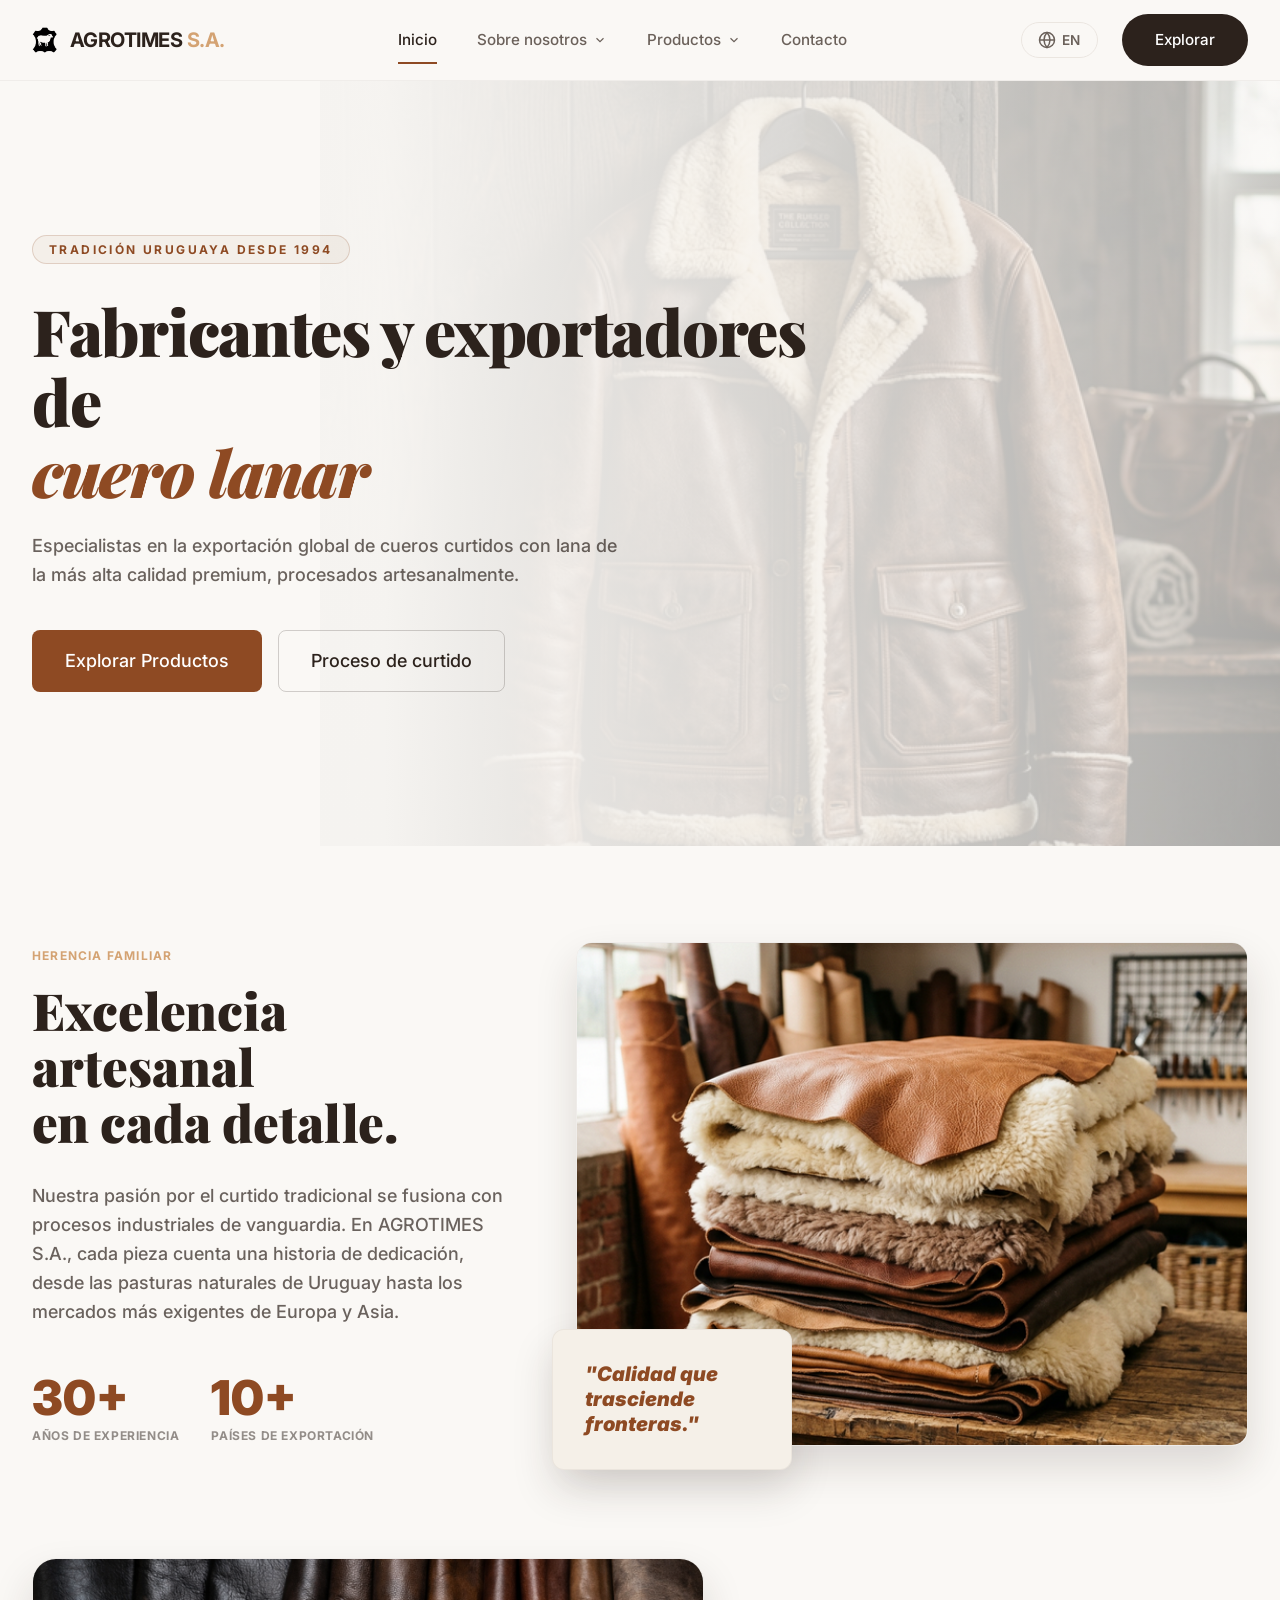
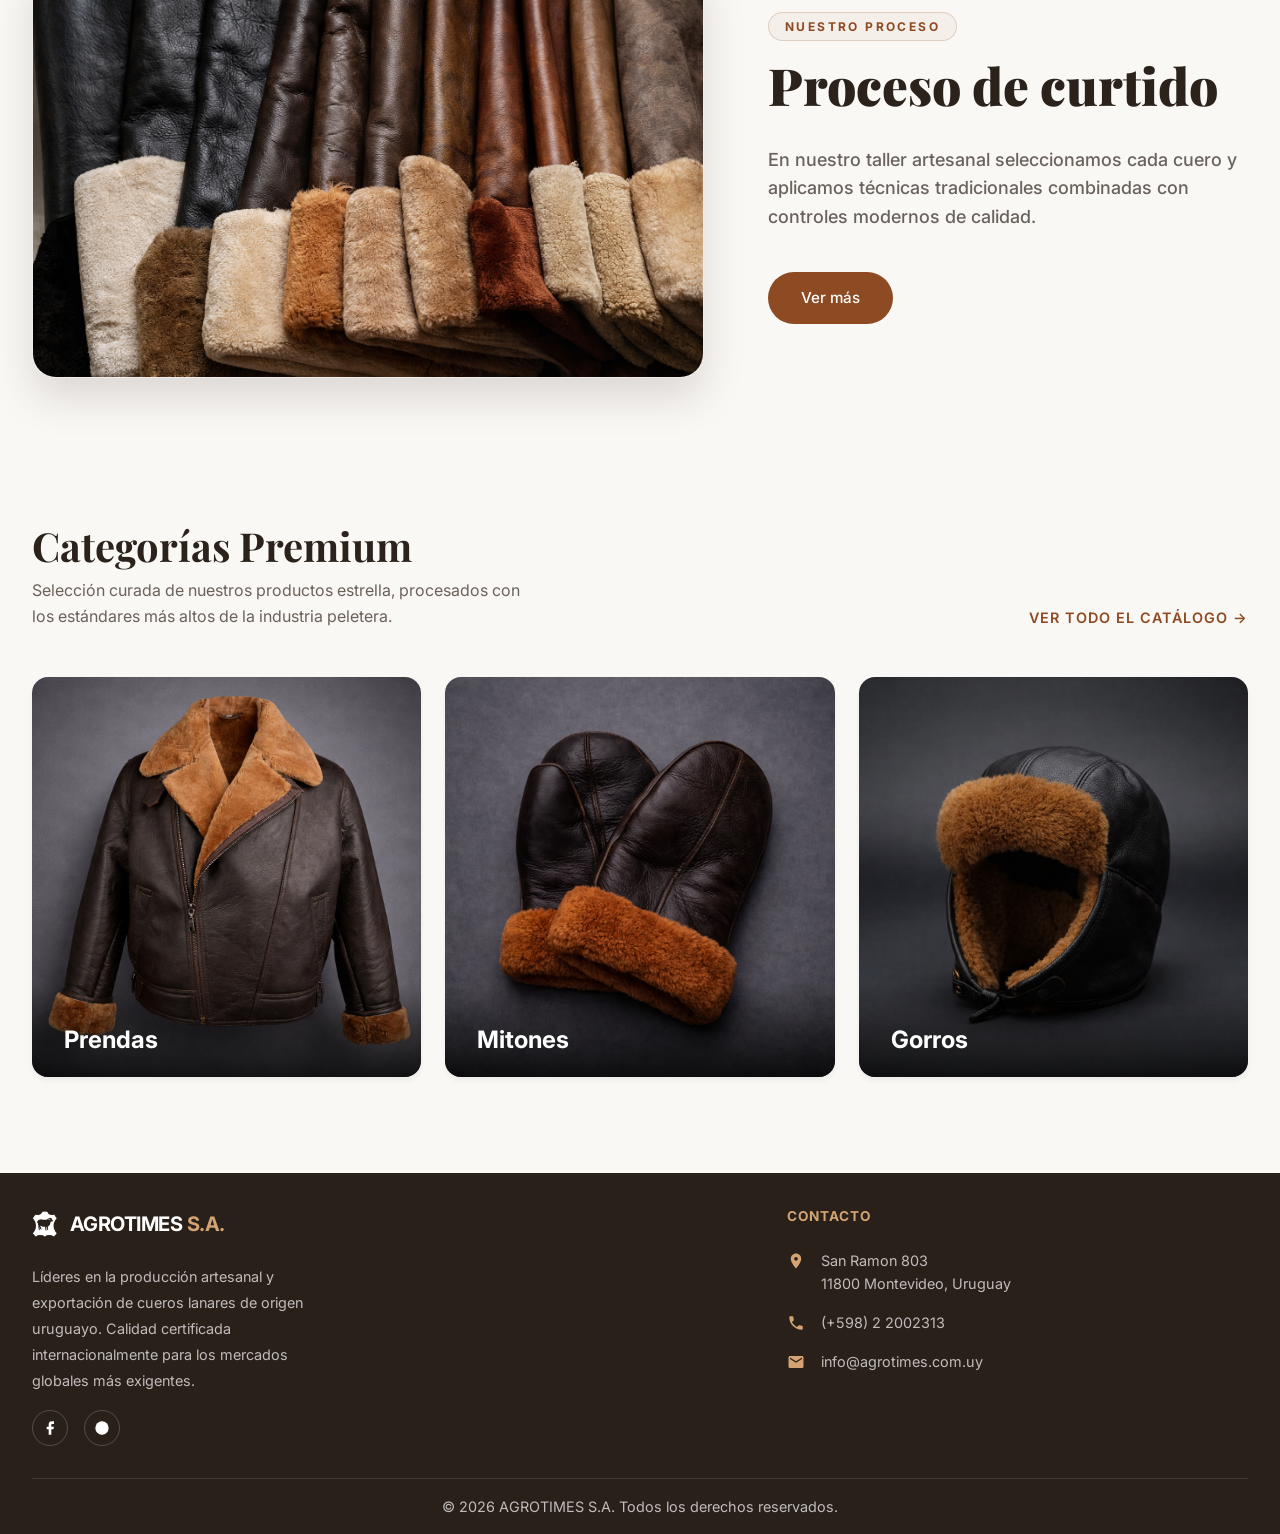
<file: index.html>
<!DOCTYPE html>
<html lang="es">

<head>
    <meta charset="UTF-8">
    <meta name="viewport" content="width=device-width, initial-scale=1.0">
    <link rel="icon" href="assets/images/logoVec.png" type="image/png" media="(prefers-color-scheme: light)">
    <link rel="icon" href="assets/images/logoVecInvertido.png" type="image/png" media="(prefers-color-scheme: dark)">
    <title>Inicio | Agrotimes S.A.</title>
    <link rel="stylesheet" href="css/styles.css">
</head>

<body>

    <!-- Header & Navigation -->
    <header>
        <nav class="container">
            <div class="logo-container">
                <a href="index.html" style="display: flex; align-items: center; gap: 0.8rem;">
                    <img src="assets/images/logo.png" alt="Agrotimes Icon" class="logo-img">
                    <div class="logo-text">AGROTIMES <span>S.A.</span></div>
                </a>
            </div>

            <ul class="nav-links">
                <li><a href="index.html" class="active" data-i18n="nav_inicio">Inicio</a></li>
                <li class="dropdown">
                    <a href="#">
                        <span data-i18n="nav_sobre_nosotros">Sobre nosotros</span>
                        <svg class="dropdown-icon" viewBox="0 0 24 24" fill="none" stroke="currentColor" stroke-width="2">
                            <polyline points="6 9 12 15 18 9"></polyline>
                        </svg>
                    </a>
                    <ul class="dropdown-menu">
                        <li>
                            <a href="quienes-somos.html">
                                <div class="dropdown-item-icon">
                                    <svg width="20" height="20" viewBox="0 0 24 24" fill="none" stroke="currentColor" stroke-width="2">
                                        <path d="M17 21v-2a4 4 0 0 0-4-4H5a4 4 0 0 0-4 4v2"/><circle cx="9" cy="7" r="4"/><path d="M23 21v-2a4 4 0 0 0-3-3.87"/><path d="M16 3.13a4 4 0 0 1 0 7.75"/>
                                    </svg>
                                </div>
                                <div class="dropdown-item-content">
                                    <span class="dropdown-item-title" data-i18n="nav_quienes">Nuestra Empresa</span>
                                    <span class="dropdown-item-desc" data-i18n="nav_quienes_desc">Nuestra historia y compromiso con la excelencia.</span>
                                </div>
                            </a>
                        </li>
                        <li>
                            <a href="cueros.html">
                                <div class="dropdown-item-icon">
                                    <svg width="20" height="20" viewBox="0 0 24 24" fill="none" stroke="currentColor" stroke-width="2">
                                        <path d="M14 2H6a2 2 0 0 0-2 2v16a2 2 0 0 0 2 2h12a2 2 0 0 0 2-2V8z"/><polyline points="14 2 14 8 20 8"/><line x1="16" y1="13" x2="8" y2="13"/><line x1="16" y1="17" x2="8" y2="17"/><polyline points="10 9 9 9 8 9"/>
                                    </svg>
                                </div>
                                <div class="dropdown-item-content">
                                    <span class="dropdown-item-title" data-i18n="nav_proceso">Nuestro Proceso</span>
                                    <span class="dropdown-item-desc" data-i18n="nav_proceso_desc">Conozca nuestro arte del curtido tradicional.</span>
                                </div>
                            </a>
                        </li>
                    </ul>
                </li>
                <li class="dropdown">
                    <a href="productos.html">
                        <span data-i18n="nav_productos">Productos</span>
                        <svg class="dropdown-icon" viewBox="0 0 24 24" fill="none" stroke="currentColor" stroke-width="2">
                            <polyline points="6 9 12 15 18 9"></polyline>
                        </svg>
                    </a>
                    <ul class="dropdown-menu">
                        <li>
                            <a href="productos.html">
                                <div class="dropdown-item-icon">
                                    <svg width="20" height="20" viewBox="0 0 24 24" fill="none" stroke="currentColor" stroke-width="2">
                                        <path d="M6 2L3 6v14a2 2 0 0 0 2 2h14a2 2 0 0 0 2-2V6l-3-4Z"/><path d="M3 6h18"/><path d="M16 10a4 4 0 0 1-8 0"/>
                                    </svg>
                                </div>
                                <div class="dropdown-item-content">
                                    <span class="dropdown-item-title" data-i18n="nav_catalogo">Catálogo</span>
                                    <span class="dropdown-item-desc" data-i18n="nav_catalogo_desc">Descubra nuestra colección premium de prendas y accesorios.</span>
                                </div>
                            </a>
                        </li>
                        <li>
                            <a href="zero-waste.html">
                                <div class="dropdown-item-icon">
                                    <svg width="20" height="20" viewBox="0 0 24 24" fill="none" stroke="currentColor" stroke-width="2">
                                        <path d="M21 16V8a2 2 0 0 0-1-1.73l-7-4a2 2 0 0 0-2 0l-7 4A2 2 0 0 0 3 8v8a2 2 0 0 0 1 1.73l7 4a2 2 0 0 0 2 0l7-4A2 2 0 0 0 21 16z"/>
                                        <polyline points="3.29 7 12 12 20.71 7"/><line x1="12" y1="22" x2="12" y2="12"/>
                                    </svg>
                                </div>
                                <div class="dropdown-item-content">
                                    <span class="dropdown-item-title" data-i18n="nav_remanentes">Remanentes</span>
                                    <span class="dropdown-item-desc" data-i18n="nav_remanentes_desc">Aproveche materiales de alta calidad en lotes exclusivos.</span>
                                </div>
                            </a>
                        </li>
                    </ul>
                </li>
                <li><a href="contacto.html" data-i18n="nav_contacto">Contacto</a></li>
            </ul>

            <div class="nav-actions">
                <button id="lang-switch" class="lang-btn" onclick="toggleLanguage()" title="Switch to English">
                    <svg width="18" height="18" viewBox="0 0 24 24" fill="none" stroke="currentColor" stroke-width="2">
                        <circle cx="12" cy="12" r="10" />
                        <line x1="2" y1="12" x2="22" y2="12" />
                        <path
                            d="M12 2a15.3 15.3 0 0 1 4 10 15.3 15.3 0 0 1-4 10 15.3 15.3 0 0 1-4-10 15.3 15.3 0 0 1 4-10z" />
                    </svg>
                    <span>EN</span>
                </button>
                <a href="productos.html" class="btn btn-primary" data-i18n="nav_explorar">Explorar</a>
                <button id="menu-toggle" class="menu-toggle" onclick="toggleMobileMenu()" aria-label="Menu">
                    <span></span>
                    <span></span>
                    <span></span>
                </button>
            </div>
        </nav>
    </header>

    <!-- Mobile Navigation Overlay -->
    <div id="mobile-nav" class="mobile-nav">
        <div class="mobile-nav-content">
            <ul class="mobile-nav-links">
                <li><a href="index.html" class="active" data-i18n="nav_inicio">Inicio</a></li>
                <li><a href="quienes-somos.html" data-i18n="nav_quienes">¿Quiénes Somos?</a></li>
                <li><a href="cueros.html" data-i18n="nav_proceso">Nuestro Proceso</a></li>
                <li><a href="productos.html" data-i18n="nav_productos">Productos</a></li>
                <li><a href="contacto.html" data-i18n="nav_contacto">Contacto</a></li>
            </ul>
            <div class="mobile-nav-actions">
                <button class="lang-btn" onclick="toggleLanguage()">
                    <svg width="18" height="18" viewBox="0 0 24 24" fill="none" stroke="currentColor" stroke-width="2">
                        <circle cx="12" cy="12" r="10" />
                        <line x1="2" y1="12" x2="22" y2="12" />
                        <path
                            d="M12 2a15.3 15.3 0 0 1 4 10 15.3 15.3 0 0 1-4 10 15.3 15.3 0 0 1-4-10 15.3 15.3 0 0 1 4-10z" />
                    </svg>
                    <span>EN</span>
                </button>
                <a href="productos.html" class="btn btn-primary" data-i18n="nav_explorar">Explorar</a>
            </div>
        </div>
    </div>

    <!-- Hero Section -->
    <section class="hero">
        <div class="hero-bg"></div>
        <div class="hero-overlay"></div>
        <div class="container" style="position: relative; height: 100%; z-index: 10;">
            <div class="hero-content">
                <div class="badge" data-i18n="hero_badge">TRADICIÓN URUGUAYA DESDE 1978</div>
                <h1 data-i18n="hero_title" data-i18n-html>Fabricantes y exportadores de<br> <span
                        style="color: var(--primary-color); font-style: italic;">cuero lanar</span></h1>
                <p data-i18n="hero_desc">Especialistas en la exportación global de cueros curtidos con lana de la más
                    alta calidad premium,
                    procesados con maestría artesanal.</p>
                <div class="hero-buttons">
                    <a href="productos.html" class="btn btn-primary-alt btn-large"
                        data-i18n="hero_btn_explorar">Explorar Productos</a>
                    <a href="cueros.html" class="btn btn-outline btn-large"
                        style="border-width: 1px; border-color: rgba(44,34,28,0.2);"
                        data-i18n="hero_btn_catalogo">Proceso de curtido</a>
                </div>
            </div>
        </div>
    </section>

    <!-- Herencia Familiar Section -->
    <section class="heritage-section">
        <div class="container heritage-grid">
            <div class="heritage-content">
                <div class="badge" data-i18n="heritage_badge">HERENCIA FAMILIAR</div>
                <h2 data-i18n="heritage_title" data-i18n-html>Excelencia artesanal <br>en cada detalle.</h2>
                <p data-i18n="heritage_desc">Nuestra pasión por el curtido tradicional se fusiona con procesos
                    industriales de vanguardia. En
                    AGROTIMES S.A., cada pieza cuenta una historia de dedicación, desde las pasturas naturales de
                    Uruguay hasta los mercados más exigentes de Europa y Asia.</p>

                <div class="heritage-stats">
                    <div class="stat-item">
                        <h3 data-i18n="heritage_stat1_val">30+</h3>
                        <p data-i18n="heritage_stat1_label">AÑOS DE EXPERIENCIA</p>
                    </div>
                    <div class="stat-item">
                        <h3 data-i18n="heritage_stat2_val">10+</h3>
                        <p data-i18n="heritage_stat2_label">PAÍSES DE EXPORTACIÓN</p>
                    </div>
                </div>
            </div>

            <div class="heritage-image" style="position: relative;">
                <div class="heritage-image-wrapper">
                    <img src="assets/images/cueros_bg.jpg   " alt="Rollos de Cuero">
                </div>
                <div class="floating-quote">
                    <p data-i18n="heritage_quote">"Calidad que trasciende fronteras."</p>
                </div>
            </div>
        </div>
    </section>

    <!-- Nuestro Proceso Section -->
    <section class="process-preview-section">
        <div class="container process-preview-grid">
            <div class="process-preview-image">
                <img src="assets/images/cuerosCurtidos.png" alt="Proceso de Curtido">
            </div>
            <div class="process-preview-content">
                <div class="badge" data-i18n="nav_proceso">NUESTRO PROCESO</div>
                <h2 data-i18n="hero_btn_catalogo">Proceso de curtido</h2>
                <p data-i18n="cueros_taller_desc">En nuestro taller artesanal seleccionamos cada cuero y aplicamos
                    técnicas tradicionales combinadas con controles modernos de calidad.</p>
                <a href="cueros.html" class="btn btn-primary-alt" data-i18n="btn_ver_mas">Ver más &rarr;</a>
            </div>
        </div>
    </section>

    <!-- Categorias Premium Section -->
    <section class="categories-section">
        <div class="container">
            <div class="section-header">
                <div>
                    <h2 data-i18n="cat_title">Categorías Premium</h2>
                    <p data-i18n="cat_desc">Selección curada de nuestros productos estrella, procesados con los
                        estándares más altos de la
                        industria peletera.</p>
                </div>
                <a href="productos.html" class="link-arrow" data-i18n="cat_link">Ver todo el catálogo &rarr;</a>
            </div>

            <div class="categories-grid" style="grid-template-columns: repeat(auto-fit, minmax(280px, 1fr));">
                <!-- Prendas -->
                <a href="productos.html?categoria=prendas" class="category-card">
                    <img src="assets/images/prendaMenu.png" alt="Prendas">
                    <div class="category-overlay">
                        <h3 data-i18n="cat_prendas">Prendas</h3>
                    </div>
                </a>

                <!-- Mitones -->
                <a href="productos.html?categoria=mitones" class="category-card">
                    <img src="assets/images/mitonesMenu.png" alt="Mitones">
                    <div class="category-overlay">
                        <h3 data-i18n="cat_mitones">Mitones</h3>
                    </div>
                </a>

                <!-- Gorros -->
                <a href="productos.html?categoria=gorros" class="category-card">
                    <img src="assets/images/fotos reales/aviador.png" alt="Gorros">
                    <div class="category-overlay">
                        <h3 data-i18n="cat_gorros">Gorros</h3>
                    </div>
                </a>
            </div>
        </div>
    </section>

    <!-- Footer -->
    <footer>
        <div class="container">
            <div class="footer-top">
                <!-- Brand Column -->
                <div class="footer-column">
                    <div class="logo-container footer-logo">
                        <img src="assets/images/logo.png" alt="Agrotimes Icon" class="logo-img">
                        <div class="logo-text">AGROTIMES <span>S.A.</span></div>
                    </div>
                    <p class="footer-desc" data-i18n="footer_desc">Líderes en la producción artesanal y exportación de
                        cueros lanares de origen
                        uruguayo. Calidad certificada internacionalmente para los mercados globales más exigentes.</p>
                    <div class="footer-social-links">
                        <a href="#" class="footer-social-link"><svg width="16" height="16" viewBox="0 0 24 24"
                                fill="currentColor">
                                <path d="M18 2h-3a5 5 0 00-5 5v3H7v4h3v8h4v-8h3l1-4h-4V7a1 1 0 011-1h3z"></path>
                            </svg></a>
                        <a href="#" class="footer-social-link"><svg width="16" height="16" viewBox="0 0 24 24"
                                fill="currentColor">
                                <circle cx="12" cy="12" r="10"></circle>
                                <line x1="2" y1="12" x2="22" y2="12"></line>
                                <path
                                    d="M12 2a15.3 15.3 0 0 1 4 10 15.3 15.3 0 0 1-4 10 15.3 15.3 0 0 1-4-10 15.3 15.3 0 0 1 4-10z">
                                </path>
                            </svg></a>
                    </div>
                </div>

                <!-- Contact Column -->
                <div class="footer-column">
                    <h4 data-i18n="footer_contacto">CONTACTO</h4>
                    <div class="contact-item">
                        <svg viewBox="0 0 24 24">
                            <path
                                d="M12 2C8.13 2 5 5.13 5 9c0 5.25 7 13 7 13s7-7.75 7-13c0-3.87-3.13-7-7-7zm0 9.5c-1.38 0-2.5-1.12-2.5-2.5s1.12-2.5 2.5-2.5 2.5 1.12 2.5 2.5-1.12 2.5-2.5 2.5z" />
                        </svg>
                        <a href="https://www.google.com/maps?cid=11407827468349068774" target="_blank"
                            style="color: inherit; text-decoration: none;">San Ramon 803<br>11800 Montevideo,
                            Uruguay</a>
                    </div>
                    <div class="contact-item">
                        <svg viewBox="0 0 24 24">
                            <path
                                d="M6.62 10.79c1.44 2.83 3.76 5.14 6.59 6.59l2.2-2.2c.27-.27.67-.36 1.02-.24 1.12.37 2.33.57 3.57.57.55 0 1 .45 1 1V20c0 .55-.45 1-1 1-9.39 0-17-7.61-17-17 0-.55.45-1 1-1h3.5c.55 0 1 .45 1 1 0 1.25.2 2.45.57 3.57.11.35.03.74-.25 1.02l-2.2 2.2z" />
                        </svg>
                        <a href="tel:+59822002313" style="color: inherit; text-decoration: none;">(+598) 2 2002313</a>
                    </div>
                    <div class="contact-item">
                        <svg viewBox="0 0 24 24">
                            <path
                                d="M20 4H4c-1.1 0-1.99.9-1.99 2L2 18c0 1.1.9 2 2 2h16c1.1 0 2-.9 2-2V6c0-1.1-.9-2-2-2zm0 4l-8 5-8-5V6l8 5 8-5v2z" />
                        </svg>
                        <a href="mailto:info@agrotimes.com.uy"
                            style="color: inherit; text-decoration: none;">info@agrotimes.com.uy</a>
                    </div>
                </div>
            </div>

            <div class="footer-bottom">
                <div data-i18n="footer_copyright">&copy; 2026 AGROTIMES S.A. Todos los derechos reservados.</div>
            </div>
        </div>
    </footer>
    <script src="js/main.js"></script>
    <script src="js/i18n.js"></script>
</body>

</html>
</file>
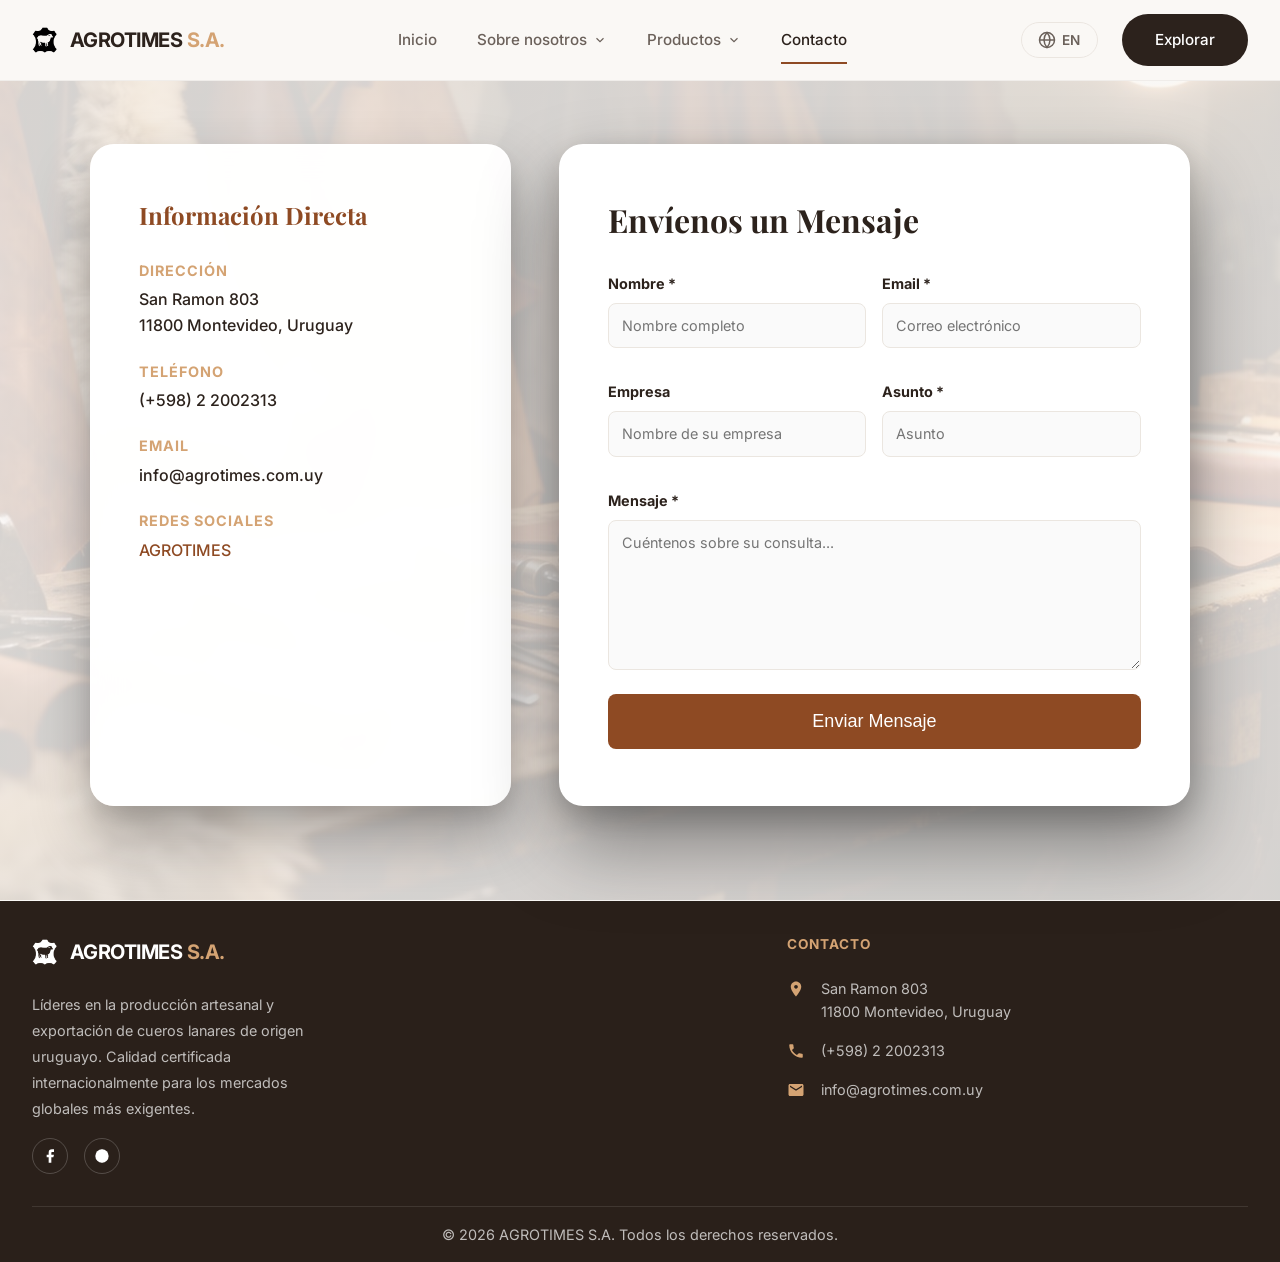
<file: contacto.html>
<!DOCTYPE html>
<html lang="es">

<head>
    <meta charset="UTF-8">
    <meta name="viewport" content="width=device-width, initial-scale=1.0">
    <title>Contacto - Agrotimes S.A.</title>
    <link rel="icon" href="assets/images/logoVec.png" type="image/png" media="(prefers-color-scheme: light)">
    <link rel="icon" href="assets/images/logoVecInvertido.png" type="image/png" media="(prefers-color-scheme: dark)">
    <link rel="stylesheet" href="css/styles.css">
    <style>
        .contact-section {
            position: relative;
            padding: 2rem 0 4rem;
            background: linear-gradient(rgba(250, 248, 245, 0.85), rgba(250, 248, 245, 0.85)), url('assets/images/contact-bg.jpg');
            background-size: cover;
            background-position: center;
            background-attachment: fixed;
            min-height: calc(100vh - 80px);
            display: flex;
            align-items: center;
        }



        .contact-container {
            display: grid;
            grid-template-columns: 1fr 1.5fr;
            gap: 3rem;
            max-width: 1100px;
            margin: 0 auto;
            width: 100%;
        }

        .contact-info {
            background: rgba(255, 255, 255, 0.98);
            backdrop-filter: blur(15px);
            -webkit-backdrop-filter: blur(15px);
            padding: 3.5rem 3rem;
            border-radius: 1.5rem;
            box-shadow: 0 30px 60px rgba(0, 0, 0, 0.3), 0 10px 20px rgba(0, 0, 0, 0.1);
            border: 1px solid rgba(255, 255, 255, 0.6);
        }

        .contact-info h2 {
            font-size: 1.5rem;
            margin-bottom: 2rem;
            color: var(--primary-color);
        }

        .info-group {
            margin-bottom: 1.5rem;
        }

        .info-group h3 {
            font-family: var(--font-body);
            font-size: 0.9rem;
            text-transform: uppercase;
            letter-spacing: 1px;
            color: var(--secondary-color);
            margin-bottom: 0.5rem;
        }

        .info-group p,
        .info-group a {
            color: var(--text-color);
            font-weight: 500;
            line-height: 1.6;
        }

        .contact-form {
            background: rgba(255, 255, 255, 1);
            backdrop-filter: blur(15px);
            -webkit-backdrop-filter: blur(15px);
            padding: 3.5rem 3rem;
            border-radius: 1.5rem;
            box-shadow: 0 40px 80px rgba(0, 0, 0, 0.4), 0 10px 30px rgba(0, 0, 0, 0.2);
            border: 1px solid rgba(255, 255, 255, 0.8);
        }

        .contact-form h2 {
            font-size: 2rem;
            margin-bottom: 2rem;
        }

        .form-row {
            display: grid;
            grid-template-columns: 1fr 1fr;
            gap: 1rem;
            margin-bottom: 1rem;
        }

        .form-group {
            margin-bottom: 1rem;
        }

        .form-control {
            width: 100%;
            padding: 0.8rem;
            border: 1px solid var(--gray-light);
            border-radius: 0.5rem;
            font-family: var(--font-body);
            font-size: 0.92rem;
            background: #FAFAFA;
            transition: var(--transition);
        }

        /* Prevent cutoff in smaller screens/shorter inputs */
        .form-control::placeholder {
            font-size: 0.9rem;
        }

        .form-group label {
            display: block;
            font-weight: 700;
            margin-bottom: 0.5rem;
            font-size: 0.9rem;
            color: var(--text-color);
        }

        /* Required field style */
        [data-i18n$="asunto"]::after,
        [data-i18n$="nombre"]::after,
        [data-i18n$="email"]::after,
        [data-i18n$="mensaje"]::after {
            content: ''; /* We'll use the asterisk from i18n data instead for simplicity */
        }

        /* If we want to color the asterisk precisely if it's part of the text */
        .required-indicator {
            color: var(--primary-color);
            margin-left: 2px;
        }

        .form-control:focus {
            outline: none;
            border-color: var(--primary-color);
            background: var(--white);
            box-shadow: 0 0 0 4px rgba(142, 74, 35, 0.1);
        }

        textarea.form-control {
            resize: vertical;
            min-height: 150px;
        }

        @media (max-width: 768px) {
            .contact-container {
                grid-template-columns: 1fr;
            }
        }
    </style>
</head>

<body>
    <!-- Header & Navigation -->
    <header>
        <nav class="container">
            <div class="logo-container">
                <a href="index.html" style="display: flex; align-items: center; gap: 0.8rem;">
                    <img src="assets/images/logo.png" alt="Agrotimes Icon" class="logo-img">
                    <div class="logo-text">AGROTIMES <span>S.A.</span></div>
                </a>
            </div>

            <ul class="nav-links">
                <li><a href="index.html" data-i18n="nav_inicio">Inicio</a></li>
                <li class="dropdown">
                    <a href="#">
                        <span data-i18n="nav_sobre_nosotros">Sobre nosotros</span>
                        <svg class="dropdown-icon" viewBox="0 0 24 24" fill="none" stroke="currentColor" stroke-width="2">
                            <polyline points="6 9 12 15 18 9"></polyline>
                        </svg>
                    </a>
                    <ul class="dropdown-menu">
                        <li>
                            <a href="quienes-somos.html">
                                <div class="dropdown-item-icon">
                                    <svg width="20" height="20" viewBox="0 0 24 24" fill="none" stroke="currentColor" stroke-width="2">
                                        <path d="M17 21v-2a4 4 0 0 0-4-4H5a4 4 0 0 0-4 4v2"/><circle cx="9" cy="7" r="4"/><path d="M23 21v-2a4 4 0 0 0-3-3.87"/><path d="M16 3.13a4 4 0 0 1 0 7.75"/>
                                    </svg>
                                </div>
                                <div class="dropdown-item-content">
                                    <span class="dropdown-item-title" data-i18n="nav_quienes">Nuestra Empresa</span>
                                    <span class="dropdown-item-desc" data-i18n="nav_quienes_desc">Nuestra historia y compromiso con la excelencia.</span>
                                </div>
                            </a>
                        </li>
                        <li>
                            <a href="cueros.html">
                                <div class="dropdown-item-icon">
                                    <svg width="20" height="20" viewBox="0 0 24 24" fill="none" stroke="currentColor" stroke-width="2">
                                        <path d="M14 2H6a2 2 0 0 0-2 2v16a2 2 0 0 0 2 2h12a2 2 0 0 0 2-2V8z"/><polyline points="14 2 14 8 20 8"/><line x1="16" y1="13" x2="8" y2="13"/><line x1="16" y1="17" x2="8" y2="17"/><polyline points="10 9 9 9 8 9"/>
                                    </svg>
                                </div>
                                <div class="dropdown-item-content">
                                    <span class="dropdown-item-title" data-i18n="nav_proceso">Nuestro Proceso</span>
                                    <span class="dropdown-item-desc" data-i18n="nav_proceso_desc">Conozca nuestro arte del curtido tradicional.</span>
                                </div>
                            </a>
                        </li>
                    </ul>
                </li>
                <li class="dropdown">
                    <a href="productos.html">
                        <span data-i18n="nav_productos">Productos</span>
                        <svg class="dropdown-icon" viewBox="0 0 24 24" fill="none" stroke="currentColor" stroke-width="2">
                            <polyline points="6 9 12 15 18 9"></polyline>
                        </svg>
                    </a>
                    <ul class="dropdown-menu">
                        <li>
                            <a href="productos.html">
                                <div class="dropdown-item-icon">
                                    <svg width="20" height="20" viewBox="0 0 24 24" fill="none" stroke="currentColor" stroke-width="2">
                                        <path d="M6 2L3 6v14a2 2 0 0 0 2 2h14a2 2 0 0 0 2-2V6l-3-4Z"/><path d="M3 6h18"/><path d="M16 10a4 4 0 0 1-8 0"/>
                                    </svg>
                                </div>
                                <div class="dropdown-item-content">
                                    <span class="dropdown-item-title" data-i18n="nav_catalogo">Catálogo</span>
                                    <span class="dropdown-item-desc" data-i18n="nav_catalogo_desc">Descubra nuestra colección premium de prendas y accesorios.</span>
                                </div>
                            </a>
                        </li>
                        <li>
                            <a href="zero-waste.html">
                                <div class="dropdown-item-icon">
                                    <svg width="20" height="20" viewBox="0 0 24 24" fill="none" stroke="currentColor" stroke-width="2">
                                        <path d="M21 16V8a2 2 0 0 0-1-1.73l-7-4a2 2 0 0 0-2 0l-7 4A2 2 0 0 0 3 8v8a2 2 0 0 0 1 1.73l7 4a2 2 0 0 0 2 0l7-4A2 2 0 0 0 21 16z"/>
                                        <polyline points="3.29 7 12 12 20.71 7"/><line x1="12" y1="22" x2="12" y2="12"/>
                                    </svg>
                                </div>
                                <div class="dropdown-item-content">
                                    <span class="dropdown-item-title" data-i18n="nav_remanentes">Remanentes</span>
                                    <span class="dropdown-item-desc" data-i18n="nav_remanentes_desc">Aproveche materiales de alta calidad en lotes exclusivos.</span>
                                </div>
                            </a>
                        </li>
                    </ul>
                </li>
                <li><a href="contacto.html" class="active" data-i18n="nav_contacto">Contacto</a></li>
            </ul>

            <div class="nav-actions">
                <button id="lang-switch" class="lang-btn" onclick="toggleLanguage()" title="Switch to English">
                    <svg width="18" height="18" viewBox="0 0 24 24" fill="none" stroke="currentColor" stroke-width="2">
                        <circle cx="12" cy="12" r="10" />
                        <line x1="2" y1="12" x2="22" y2="12" />
                        <path
                            d="M12 2a15.3 15.3 0 0 1 4 10 15.3 15.3 0 0 1-4 10 15.3 15.3 0 0 1-4-10 15.3 15.3 0 0 1 4-10z" />
                    </svg>
                    <span>EN</span>
                </button>
                <a href="productos.html" class="btn btn-primary" data-i18n="nav_explorar">Explorar</a>
                <button id="menu-toggle" class="menu-toggle" onclick="toggleMobileMenu()" aria-label="Menu">
                    <span></span>
                    <span></span>
                    <span></span>
                </button>
            </div>
        </nav>
    </header>

    <!-- Mobile Navigation Overlay -->
    <div id="mobile-nav" class="mobile-nav">
        <div class="mobile-nav-content">
            <ul class="mobile-nav-links">
                <li><a href="index.html" data-i18n="nav_inicio">Inicio</a></li>
                <li><a href="quienes-somos.html" data-i18n="nav_quienes">¿Quiénes Somos?</a></li>
                <li><a href="cueros.html" data-i18n="nav_proceso">Nuestro Proceso</a></li>
                <li><a href="productos.html" data-i18n="nav_productos">Productos</a></li>
                <li><a href="contacto.html" class="active" data-i18n="nav_contacto">Contacto</a></li>
            </ul>
            <div class="mobile-nav-actions">
                <button class="lang-btn" onclick="toggleLanguage()">
                    <svg width="18" height="18" viewBox="0 0 24 24" fill="none" stroke="currentColor" stroke-width="2">
                        <circle cx="12" cy="12" r="10" />
                        <line x1="2" y1="12" x2="22" y2="12" />
                        <path
                            d="M12 2a15.3 15.3 0 0 1 4 10 15.3 15.3 0 0 1-4 10 15.3 15.3 0 0 1-4-10 15.3 15.3 0 0 1 4-10z" />
                    </svg>
                    <span>EN</span>
                </button>
                <a href="productos.html" class="btn btn-primary" data-i18n="nav_explorar">Explorar</a>
            </div>
        </div>
    </div>

    <!-- Page Content -->
    <section class="contact-section">
        <div class="container">
            <div class="contact-container">
                <!-- Info Column -->
                <div class="contact-info">
                    <h2 data-i18n="contact_info_title">Información Directa</h2>

                    <div class="info-group">
                        <h3 data-i18n="contact_direccion">Dirección</h3>
                        <p><a href="https://www.google.com/maps?cid=11407827468349068774" target="_blank"
                                style="color: inherit; text-decoration: none;">San Ramon 803<br>11800 Montevideo,
                                Uruguay</a></p>
                    </div>

                    <div class="info-group">
                        <h3 data-i18n="contact_telefono">Teléfono</h3>
                        <p><a href="tel:+59822002313" style="color: inherit; text-decoration: none;">(+598) 2
                                2002313</a></p>
                    </div>

                    <div class="info-group">
                        <h3 data-i18n="contact_email">Email</h3>
                        <a href="mailto:info@agrotimes.com.uy">info@agrotimes.com.uy</a>
                    </div>

                    <div class="info-group">
                        <h3 data-i18n="contact_redes">Redes Sociales</h3>
                        <a href="https://www.facebook.com/agrotimesuruguay/" target="_blank"
                            style="color: var(--primary-color);" data-i18n="contact_redes_link">AGROTIMES</a>
                    </div>
                </div>

                <!-- Form Column -->
                <div class="contact-form">
                    <h2 data-i18n="contact_form_title">Envíenos un Mensaje</h2>
                    <form action="#" method="POST">
                        <div class="form-row">
                            <div class="form-group">
                                <label data-i18n="contact_label_nombre">Nombre *</label>
                                <input type="text" name="name" class="form-control" placeholder="Nombre completo"
                                    required data-i18n="contact_nombre">
                            </div>
                            <div class="form-group">
                                <label data-i18n="contact_label_email">Email *</label>
                                <input type="email" name="email" class="form-control" placeholder="Correo electrónico"
                                    required data-i18n="contact_correo">
                            </div>
                        </div>
                        <div class="form-row">
                            <div class="form-group">
                                <label data-i18n="contact_label_empresa">Empresa</label>
                                <input type="text" name="company" class="form-control"
                                    placeholder="Nombre de su empresa" data-i18n="contact_empresa">
                            </div>
                            <div class="form-group">
                                <label data-i18n="contact_label_asunto">Asunto *</label>
                                <input type="text" name="subject" class="form-control" placeholder="Asunto" required
                                    data-i18n="contact_asunto">
                            </div>
                        </div>
                        <div class="form-group">
                            <label data-i18n="contact_label_mensaje">Mensaje *</label>
                            <textarea name="message" class="form-control" placeholder="Cuéntenos sobre su consulta..."
                                required data-i18n="contact_mensaje"></textarea>
                        </div>
                        <button type="submit" class="btn btn-primary-alt btn-large" style="width: 100%;"
                            data-i18n="contact_enviar">Enviar Mensaje</button>
                    </form>
                </div>
            </div>
        </div>
    </section>

    <!-- Footer -->
    <footer>
        <div class="container">
            <div class="footer-top">
                <!-- Brand Column -->
                <div class="footer-column">
                    <div class="logo-container footer-logo">
                        <img src="assets/images/logo.png" alt="Agrotimes Icon" class="logo-img">
                        <div class="logo-text">AGROTIMES <span>S.A.</span></div>
                    </div>
                    <p class="footer-desc" data-i18n="footer_desc">Líderes en la producción artesanal y exportación de
                        cueros lanares de origen
                        uruguayo. Calidad certificada internacionalmente para los mercados globales más exigentes.</p>
                    <div class="footer-social-links">
                        <a href="https://www.facebook.com/agrotimesuruguay/" target="_blank"
                            class="footer-social-link"><svg width="16" height="16" viewBox="0 0 24 24"
                                fill="currentColor">
                                <path d="M18 2h-3a5 5 0 00-5 5v3H7v4h3v8h4v-8h3l1-4h-4V7a1 1 0 011-1h3z"></path>
                            </svg></a>
                        <a href="#" class="footer-social-link"><svg width="16" height="16" viewBox="0 0 24 24"
                                fill="currentColor">
                                <circle cx="12" cy="12" r="10"></circle>
                                <line x1="2" y1="12" x2="22" y2="12"></line>
                                <path
                                    d="M12 2a15.3 15.3 0 0 1 4 10 15.3 15.3 0 0 1-4 10 15.3 15.3 0 0 1-4-10 15.3 15.3 0 0 1 4-10z">
                                </path>
                            </svg></a>
                    </div>
                </div>

                <!-- Contact Column -->
                <div class="footer-column">
                    <h4 data-i18n="footer_contacto">CONTACTO</h4>
                    <div class="contact-item">
                        <svg viewBox="0 0 24 24">
                            <path
                                d="M12 2C8.13 2 5 5.13 5 9c0 5.25 7 13 7 13s7-7.75 7-13c0-3.87-3.13-7-7-7zm0 9.5c-1.38 0-2.5-1.12-2.5-2.5s1.12-2.5 2.5-2.5 2.5 1.12 2.5 2.5-1.12 2.5-2.5 2.5z" />
                        </svg>
                        <a href="https://www.google.com/maps?cid=11407827468349068774" target="_blank"
                            style="color: inherit; text-decoration: none;">San Ramon 803<br>11800 Montevideo,
                            Uruguay</a>
                    </div>
                    <div class="contact-item">
                        <svg viewBox="0 0 24 24">
                            <path
                                d="M6.62 10.79c1.44 2.83 3.76 5.14 6.59 6.59l2.2-2.2c.27-.27.67-.36 1.02-.24 1.12.37 2.33.57 3.57.57.55 0 1 .45 1 1V20c0 .55-.45 1-1 1-9.39 0-17-7.61-17-17 0-.55.45-1 1-1h3.5c.55 0 1 .45 1 1 0 1.25.2 2.45.57 3.57.11.35.03.74-.25 1.02l-2.2 2.2z" />
                        </svg>
                        <a href="tel:+59822002313" style="color: inherit; text-decoration: none;">(+598) 2 2002313</a>
                    </div>
                    <div class="contact-item">
                        <svg viewBox="0 0 24 24">
                            <path
                                d="M20 4H4c-1.1 0-1.99.9-1.99 2L2 18c0 1.1.9 2 2 2h16c1.1 0 2-.9 2-2V6c0-1.1-.9-2-2-2zm0 4l-8 5-8-5V6l8 5 8-5v2z" />
                        </svg>
                        <a href="mailto:info@agrotimes.com.uy"
                            style="color: inherit; text-decoration: none;">info@agrotimes.com.uy</a>
                    </div>
                </div>
            </div>

            <div class="footer-bottom">
                <div data-i18n="footer_copyright">&copy; 2026 AGROTIMES S.A. Todos los derechos reservados.</div>
            </div>
        </div>
    </footer>
    <script src="js/main.js"></script>
    <script>
        // Auto-fill subject and message from URL parameters
        document.addEventListener('DOMContentLoaded', () => {
            const urlParams = new URLSearchParams(window.location.search);

            // Fill Subject
            const asunto = urlParams.get('asunto');
            if (asunto) {
                const subjectInput = document.querySelector('input[name="subject"]');
                if (subjectInput) subjectInput.value = asunto;
            }

            // Fill Message
            const mensaje = urlParams.get('mensaje');
            if (mensaje) {
                const messageInput = document.querySelector('textarea[name="message"]');
                if (messageInput) messageInput.value = mensaje;
            }
        });
    </script>
    <script src="js/i18n.js"></script>
</body>

</html>
</file>
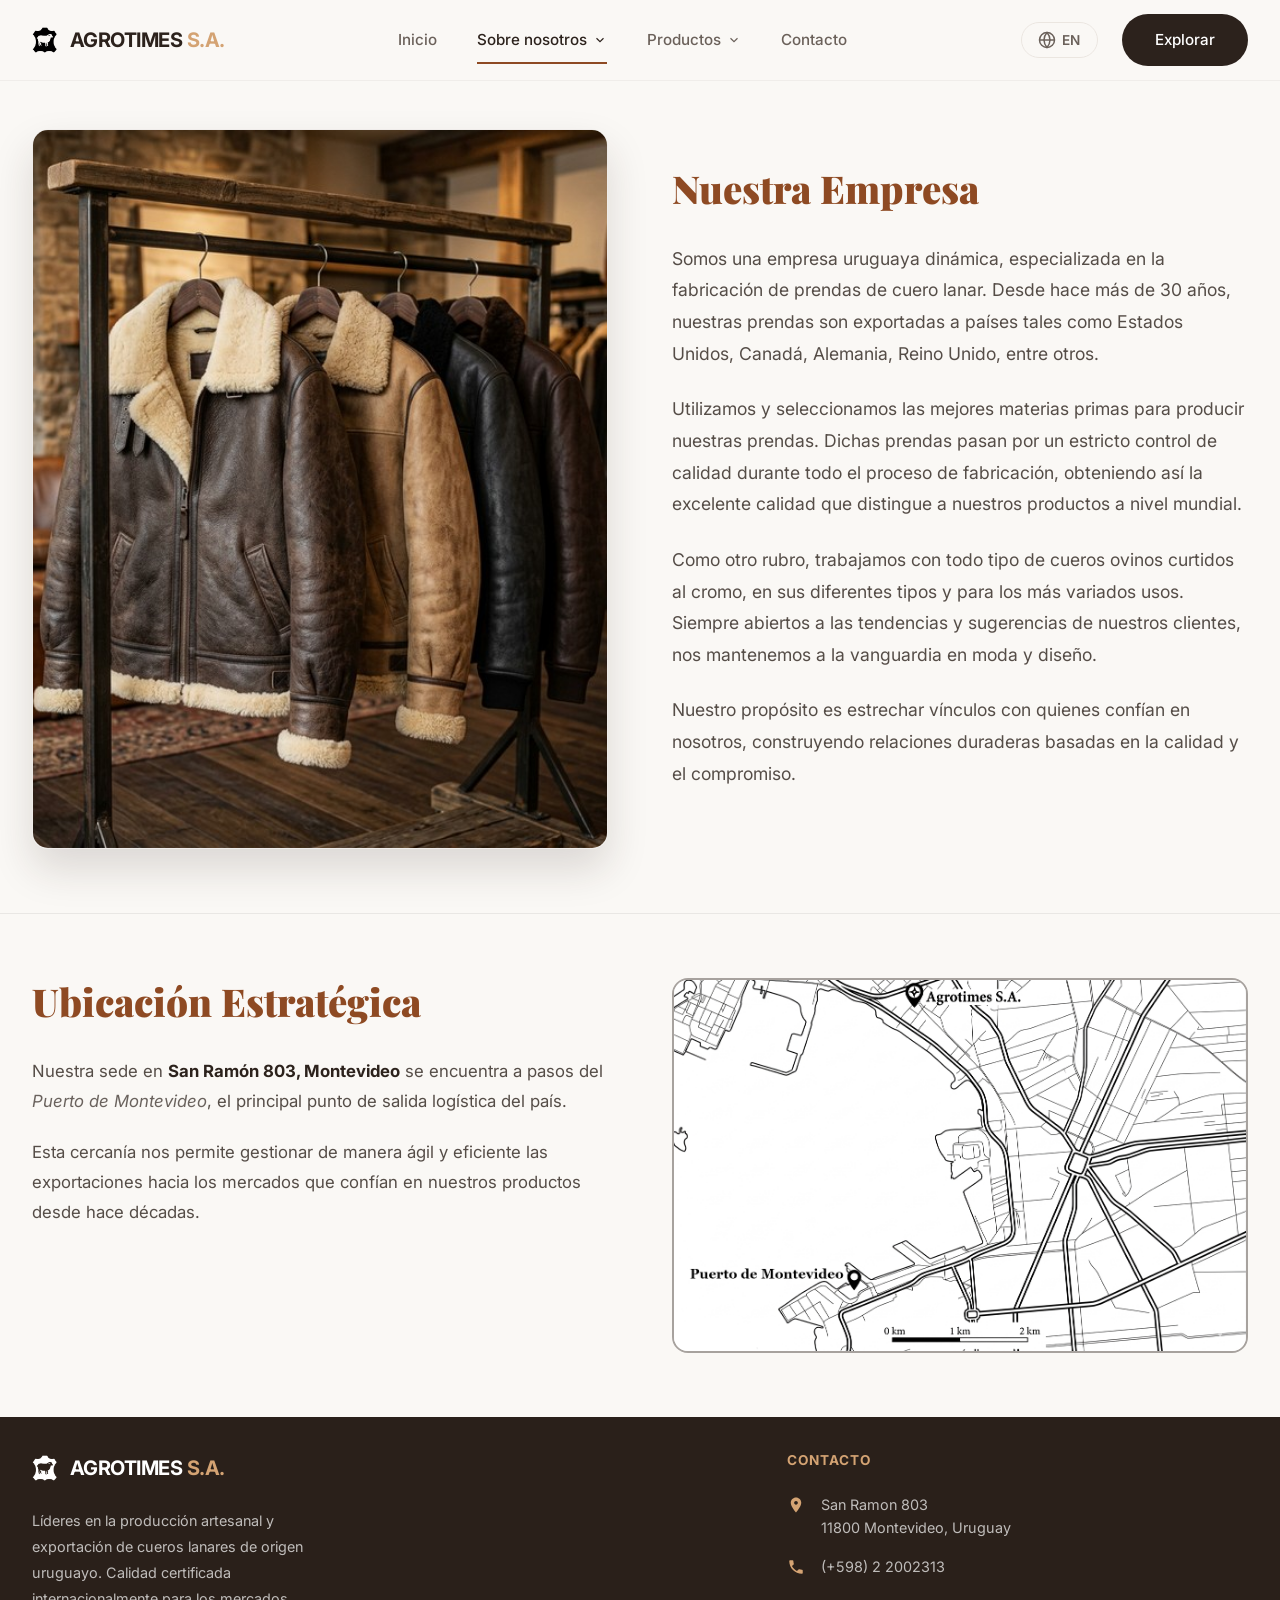
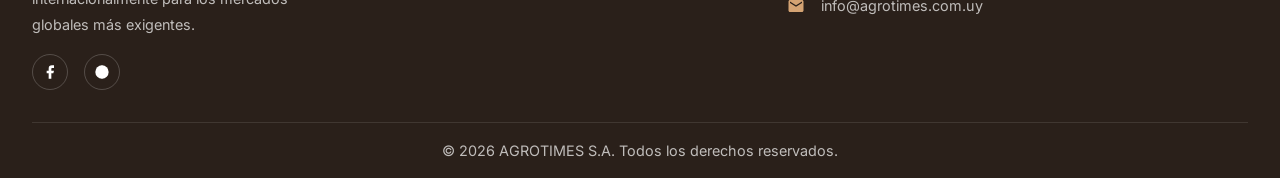
<file: quienes-somos.html>
<!DOCTYPE html>
<html lang="es">

<head>
    <meta charset="UTF-8">
    <meta name="viewport" content="width=device-width, initial-scale=1.0">
    <title>¿Quiénes Somos? | Agrotimes S.A.</title>
    <link rel="icon" href="assets/images/logoVec.png" type="image/png" media="(prefers-color-scheme: light)">
    <link rel="icon" href="assets/images/logoVecInvertido.png" type="image/png" media="(prefers-color-scheme: dark)">
    <link rel="stylesheet" href="css/styles.css">
    <style>
        .about-hero {
            padding: 6rem 0;
            background-color: var(--bg-color);
            text-align: center;
        }

        .about-hero h1 {
            font-size: clamp(3rem, 5vw, 4.5rem);
            margin-bottom: 1.5rem;
            line-height: 1.1;
            font-weight: 900;
        }

        .about-hero p.subtitle {
            font-size: 1.125rem;
            color: rgba(44, 34, 28, 0.7);
            max-width: 600px;
            margin: 0 auto;
            font-weight: 500;
            line-height: 1.625;
        }

        .about-content {
            padding: 3rem 0 4rem;
        }

        .about-grid {
            display: grid;
            grid-template-columns: 1fr 1fr;
            gap: 4rem;
            align-items: center;
        }

        .about-text h2 {
            font-size: clamp(2rem, 3vw, 2.5rem);
            margin-bottom: 2rem;
            line-height: 1.2;
            font-weight: 900;
            color: var(--primary-color);
        }

        .about-text p {
            color: rgba(44, 34, 28, 0.8);
            font-size: 1.1rem;
            line-height: 1.8;
            margin-bottom: 1.5rem;
        }

        .about-image {
            border-radius: 1rem;
            overflow: hidden;
            box-shadow: var(--shadow-lg);
            border: 1px solid rgba(44, 34, 28, 0.05);
            aspect-ratio: 4/5;
        }

        .about-image img {
            width: 100%;
            height: 100%;
            object-fit: cover;
        }

        @media (max-width: 768px) {
            .about-grid {
                grid-template-columns: 1fr;
            }
        }

        /* Ubicación Estratégica Section */
        .location-section {
            padding: 4rem 0 4rem;
            background-color: var(--bg-color);
            border-top: 1px solid rgba(44, 34, 28, 0.08);
        }

        .location-grid {
            display: grid;
            grid-template-columns: 1fr 1fr;
            gap: 4rem;
            align-items: start;
        }

        .location-text h2 {
            font-size: clamp(2rem, 3vw, 2.5rem);
            margin-bottom: 2rem;
            line-height: 1.2;
            font-weight: 900;
            color: var(--primary-color);
        }

        .location-text p {
            color: rgba(44, 34, 28, 0.8);
            font-size: 1.05rem;
            line-height: 1.8;
            margin-bottom: 1.25rem;
        }

        .location-text p strong {
            color: var(--text-color);
            font-weight: 700;
        }

        .location-text p em {
            font-style: italic;
            color: rgba(44, 34, 28, 0.7);
        }

        .location-address-card {
            margin-top: 2.5rem;
            padding: 1.5rem 2rem;
            border-left: 3px solid var(--primary-color);
            background: rgba(142, 74, 35, 0.04);
            border-radius: 0 0.5rem 0.5rem 0;
        }

        .location-address-card h4 {
            font-family: var(--font-body);
            font-size: 0.75rem;
            font-weight: 700;
            letter-spacing: 0.15em;
            text-transform: uppercase;
            color: var(--primary-color);
            margin-bottom: 0.5rem;
        }

        .location-address-card p {
            font-size: 0.95rem;
            color: var(--text-color);
            line-height: 1.6;
            margin-bottom: 0;
        }

        .location-map {
            position: relative;
            border-radius: 1rem;
            overflow: hidden;
            border: 2px solid rgba(44, 34, 28, 0.4);
        }

        .location-map img {
            width: 100%;
            height: 100%;
            object-fit: cover;
            display: block;
        }

        .location-map-caption {
            position: absolute;
            bottom: 0;
            left: 0;
            right: 0;
            padding: 0.75rem 1.25rem;
            background: linear-gradient(to top, rgba(42, 32, 26, 0.75), transparent);
            color: rgba(255, 255, 255, 0.8);
            font-size: 0.8rem;
            font-style: italic;
            text-align: right;
        }

        @media (max-width: 768px) {
            .location-grid {
                grid-template-columns: 1fr;
            }

            .location-map {
                order: -1;
            }
        }
    </style>
</head>

<body>

    <!-- Header & Navigation -->
    <header>
        <nav class="container">
            <div class="logo-container">
                <a href="index.html" style="display: flex; align-items: center; gap: 0.8rem;">
                    <img src="assets/images/logo.png" alt="Agrotimes Icon" class="logo-img">
                    <div class="logo-text">AGROTIMES <span>S.A.</span></div>
                </a>
            </div>

            <ul class="nav-links">
                <li><a href="index.html" data-i18n="nav_inicio">Inicio</a></li>
                <li class="dropdown">
                    <a href="#" class="active">
                        <span data-i18n="nav_sobre_nosotros">Sobre nosotros</span>
                        <svg class="dropdown-icon" viewBox="0 0 24 24" fill="none" stroke="currentColor" stroke-width="2">
                            <polyline points="6 9 12 15 18 9"></polyline>
                        </svg>
                    </a>
                    <ul class="dropdown-menu">
                        <li>
                            <a href="quienes-somos.html">
                                <div class="dropdown-item-icon">
                                    <svg width="20" height="20" viewBox="0 0 24 24" fill="none" stroke="currentColor" stroke-width="2">
                                        <path d="M17 21v-2a4 4 0 0 0-4-4H5a4 4 0 0 0-4 4v2"/><circle cx="9" cy="7" r="4"/><path d="M23 21v-2a4 4 0 0 0-3-3.87"/><path d="M16 3.13a4 4 0 0 1 0 7.75"/>
                                    </svg>
                                </div>
                                <div class="dropdown-item-content">
                                    <span class="dropdown-item-title" data-i18n="nav_quienes">Nuestra Empresa</span>
                                    <span class="dropdown-item-desc" data-i18n="nav_quienes_desc">Nuestra historia y compromiso con la excelencia.</span>
                                </div>
                            </a>
                        </li>
                        <li>
                            <a href="cueros.html">
                                <div class="dropdown-item-icon">
                                    <svg width="20" height="20" viewBox="0 0 24 24" fill="none" stroke="currentColor" stroke-width="2">
                                        <path d="M14 2H6a2 2 0 0 0-2 2v16a2 2 0 0 0 2 2h12a2 2 0 0 0 2-2V8z"/><polyline points="14 2 14 8 20 8"/><line x1="16" y1="13" x2="8" y2="13"/><line x1="16" y1="17" x2="8" y2="17"/><polyline points="10 9 9 9 8 9"/>
                                    </svg>
                                </div>
                                <div class="dropdown-item-content">
                                    <span class="dropdown-item-title" data-i18n="nav_proceso">Nuestro Proceso</span>
                                    <span class="dropdown-item-desc" data-i18n="nav_proceso_desc">Conozca nuestro arte del curtido tradicional.</span>
                                </div>
                            </a>
                        </li>
                    </ul>
                </li>
                <li class="dropdown">
                    <a href="productos.html">
                        <span data-i18n="nav_productos">Productos</span>
                        <svg class="dropdown-icon" viewBox="0 0 24 24" fill="none" stroke="currentColor" stroke-width="2">
                            <polyline points="6 9 12 15 18 9"></polyline>
                        </svg>
                    </a>
                    <ul class="dropdown-menu">
                        <li>
                            <a href="productos.html">
                                <div class="dropdown-item-icon">
                                    <svg width="20" height="20" viewBox="0 0 24 24" fill="none" stroke="currentColor" stroke-width="2">
                                        <path d="M6 2L3 6v14a2 2 0 0 0 2 2h14a2 2 0 0 0 2-2V6l-3-4Z"/><path d="M3 6h18"/><path d="M16 10a4 4 0 0 1-8 0"/>
                                    </svg>
                                </div>
                                <div class="dropdown-item-content">
                                    <span class="dropdown-item-title" data-i18n="nav_catalogo">Catálogo</span>
                                    <span class="dropdown-item-desc" data-i18n="nav_catalogo_desc">Descubra nuestra colección premium de prendas y accesorios.</span>
                                </div>
                            </a>
                        </li>
                        <li>
                            <a href="zero-waste.html">
                                <div class="dropdown-item-icon">
                                    <svg width="20" height="20" viewBox="0 0 24 24" fill="none" stroke="currentColor" stroke-width="2">
                                        <path d="M21 16V8a2 2 0 0 0-1-1.73l-7-4a2 2 0 0 0-2 0l-7 4A2 2 0 0 0 3 8v8a2 2 0 0 0 1 1.73l7 4a2 2 0 0 0 2 0l7-4A2 2 0 0 0 21 16z"/>
                                        <polyline points="3.29 7 12 12 20.71 7"/><line x1="12" y1="22" x2="12" y2="12"/>
                                    </svg>
                                </div>
                                <div class="dropdown-item-content">
                                    <span class="dropdown-item-title" data-i18n="nav_remanentes">Remanentes</span>
                                    <span class="dropdown-item-desc" data-i18n="nav_remanentes_desc">Aproveche materiales de alta calidad en lotes exclusivos.</span>
                                </div>
                            </a>
                        </li>
                    </ul>
                </li>
                <li><a href="contacto.html" data-i18n="nav_contacto">Contacto</a></li>
            </ul>

            <div class="nav-actions">
                <button id="lang-switch" class="lang-btn" onclick="toggleLanguage()" title="Switch to English">
                    <svg width="18" height="18" viewBox="0 0 24 24" fill="none" stroke="currentColor" stroke-width="2">
                        <circle cx="12" cy="12" r="10" />
                        <line x1="2" y1="12" x2="22" y2="12" />
                        <path
                            d="M12 2a15.3 15.3 0 0 1 4 10 15.3 15.3 0 0 1-4 10 15.3 15.3 0 0 1-4-10 15.3 15.3 0 0 1 4-10z" />
                    </svg>
                    <span>EN</span>
                </button>
                <a href="productos.html" class="btn btn-primary" data-i18n="nav_explorar">Explorar</a>
                <button id="menu-toggle" class="menu-toggle" onclick="toggleMobileMenu()" aria-label="Menu">
                    <span></span>
                    <span></span>
                    <span></span>
                </button>
            </div>
        </nav>
    </header>

    <!-- Mobile Navigation Overlay -->
    <div id="mobile-nav" class="mobile-nav">
        <div class="mobile-nav-content">
            <ul class="mobile-nav-links">
                <li><a href="index.html" data-i18n="nav_inicio">Inicio</a></li>
                <li><a href="quienes-somos.html" class="active" data-i18n="nav_quienes">¿Quiénes Somos?</a></li>
                <li><a href="cueros.html" data-i18n="nav_proceso">Nuestro Proceso</a></li>
                <li><a href="productos.html" data-i18n="nav_productos">Productos</a></li>
                <li><a href="contacto.html" data-i18n="nav_contacto">Contacto</a></li>
            </ul>
            <div class="mobile-nav-actions">
                <button class="lang-btn" onclick="toggleLanguage()">
                    <svg width="18" height="18" viewBox="0 0 24 24" fill="none" stroke="currentColor" stroke-width="2">
                        <circle cx="12" cy="12" r="10" />
                        <line x1="2" y1="12" x2="22" y2="12" />
                        <path
                            d="M12 2a15.3 15.3 0 0 1 4 10 15.3 15.3 0 0 1-4 10 15.3 15.3 0 0 1-4-10 15.3 15.3 0 0 1 4-10z" />
                    </svg>
                    <span>EN</span>
                </button>
                <a href="productos.html" class="btn btn-primary" data-i18n="nav_explorar">Explorar</a>
            </div>
        </div>
    </div>

    <!-- Page Content -->
    <!-- <section class="about-hero">
        <div class="container">
            <div class="badge" data-i18n="about_badge">ACERCA DE NOSOTROS</div>
            <h1 data-i18n="about_title">¿Quiénes Somos?</h1>
            <p class="subtitle" data-i18n="about_subtitle">Descubra la pasión y dedicación detrás de cada una de
                nuestras piezas de cuero lanar.
            </p>
        </div>
    </section> -->

    <section class="about-content">
        <div class="container about-grid">
            <div class="about-image">
                <img src="assets/images/prendas_bgCortada.jpg" alt="Nuestra Empresa">
            </div>
            <div class="about-text">
                <h2 data-i18n="about_empresa_title">Nuestra Empresa</h2>
                <p data-i18n="about_p1">Somos una empresa uruguaya dinámica, especializada en la fabricación de prendas
                    de cuero lanar. Desde hace más de 45 años, nuestras prendas son exportadas a países tales como
                    Estados Unidos, Canadá, Alemania, Reino Unido, entre otros.</p>
                <p data-i18n="about_p2">Utilizamos y seleccionamos las mejores materias primas para producir nuestras
                    prendas. Dichas prendas pasan por un estricto control de calidad durante todo el proceso de
                    fabricación,
                    obteniendo así la excelente calidad que distingue a nuestros productos a nivel mundial.</p>
                <p data-i18n="about_p3">Como otro rubro, trabajamos con todo tipo de cueros ovinos curtidos al cromo, en
                    sus diferentes tipos y para los más variados usos. Siempre abiertos a las tendencias y sugerencias
                    de nuestros clientes, nos mantenemos a la vanguardia en moda y diseño.</p>
                <p data-i18n="about_p4">Nuestro propósito es estrechar vínculos con quienes confían en nosotros,
                    construyendo relaciones duraderas basadas en la calidad y el compromiso.</p>
            </div>
        </div>
    </section>

    <!-- Ubicación Estratégica -->
    <section class="location-section">
        <div class="container location-grid">
            <div class="location-text">
                <h2 data-i18n="location_title">Ubicación Estratégica</h2>
                <p data-i18n="location_p1" data-i18n-html>Nuestra sede en <strong>San Ramón 803, Montevideo</strong> se
                    encuentra a pasos del <em>Puerto de
                        Montevideo</em>, el principal punto de salida logística del país.</p>
                <p data-i18n="location_p2">Esta cercanía nos permite gestionar de manera ágil y eficiente las
                    exportaciones hacia los mercados
                    que confían en nuestros productos desde hace décadas.</p>

            </div>
            <div class="location-map">
                <img src="assets/images/mapa.png" alt="Mapa de ubicación de Agrotimes S.A. en Montevideo">
            </div>
        </div>
    </section>

    <!-- Footer -->
    <footer>
        <div class="container">
            <div class="footer-top">
                <!-- Brand Column -->
                <div class="footer-column">
                    <div class="logo-container footer-logo">
                        <img src="assets/images/logo.png" alt="Agrotimes Icon" class="logo-img">
                        <div class="logo-text">AGROTIMES <span>S.A.</span></div>
                    </div>
                    <p class="footer-desc" data-i18n="footer_desc">Líderes en la producción artesanal y exportación de
                        cueros lanares de origen
                        uruguayo. Calidad certificada internacionalmente para los mercados globales más exigentes.</p>
                    <div class="footer-social-links">
                        <a href="https://www.facebook.com/agrotimesuruguay/" target="_blank"
                            class="footer-social-link"><svg width="16" height="16" viewBox="0 0 24 24"
                                fill="currentColor">
                                <path d="M18 2h-3a5 5 0 00-5 5v3H7v4h3v8h4v-8h3l1-4h-4V7a1 1 0 011-1h3z"></path>
                            </svg></a>
                        <a href="#" class="footer-social-link"><svg width="16" height="16" viewBox="0 0 24 24"
                                fill="currentColor">
                                <circle cx="12" cy="12" r="10"></circle>
                                <line x1="2" y1="12" x2="22" y2="12"></line>
                                <path
                                    d="M12 2a15.3 15.3 0 0 1 4 10 15.3 15.3 0 0 1-4 10 15.3 15.3 0 0 1-4-10 15.3 15.3 0 0 1 4-10z">
                                </path>
                            </svg></a>
                    </div>
                </div>

                <!-- Contact Column -->
                <div class="footer-column">
                    <h4 data-i18n="footer_contacto">CONTACTO</h4>
                    <div class="contact-item">
                        <svg viewBox="0 0 24 24">
                            <path
                                d="M12 2C8.13 2 5 5.13 5 9c0 5.25 7 13 7 13s7-7.75 7-13c0-3.87-3.13-7-7-7zm0 9.5c-1.38 0-2.5-1.12-2.5-2.5s1.12-2.5 2.5-2.5 2.5 1.12 2.5 2.5-1.12 2.5-2.5 2.5z" />
                        </svg>
                        <a href="https://www.google.com/maps?cid=11407827468349068774" target="_blank"
                            style="color: inherit; text-decoration: none;">San Ramon 803<br>11800 Montevideo,
                            Uruguay</a>
                    </div>
                    <div class="contact-item">
                        <svg viewBox="0 0 24 24">
                            <path
                                d="M6.62 10.79c1.44 2.83 3.76 5.14 6.59 6.59l2.2-2.2c.27-.27.67-.36 1.02-.24 1.12.37 2.33.57 3.57.57.55 0 1 .45 1 1V20c0 .55-.45 1-1 1-9.39 0-17-7.61-17-17 0-.55.45-1 1-1h3.5c.55 0 1 .45 1 1 0 1.25.2 2.45.57 3.57.11.35.03.74-.25 1.02l-2.2 2.2z" />
                        </svg>
                        <a href="tel:+59822002313" style="color: inherit; text-decoration: none;">(+598) 2 2002313</a>
                    </div>
                    <div class="contact-item">
                        <svg viewBox="0 0 24 24">
                            <path
                                d="M20 4H4c-1.1 0-1.99.9-1.99 2L2 18c0 1.1.9 2 2 2h16c1.1 0 2-.9 2-2V6c0-1.1-.9-2-2-2zm0 4l-8 5-8-5V6l8 5 8-5v2z" />
                        </svg>
                        <a href="mailto:info@agrotimes.com.uy"
                            style="color: inherit; text-decoration: none;">info@agrotimes.com.uy</a>
                    </div>
                </div>
            </div>

            <div class="footer-bottom">
                <div data-i18n="footer_copyright">&copy; 2026 AGROTIMES S.A. Todos los derechos reservados.</div>
            </div>
        </div>
    </footer>
    <script src="js/main.js"></script>
    <script src="js/i18n.js"></script>
</body>

</html>
</file>
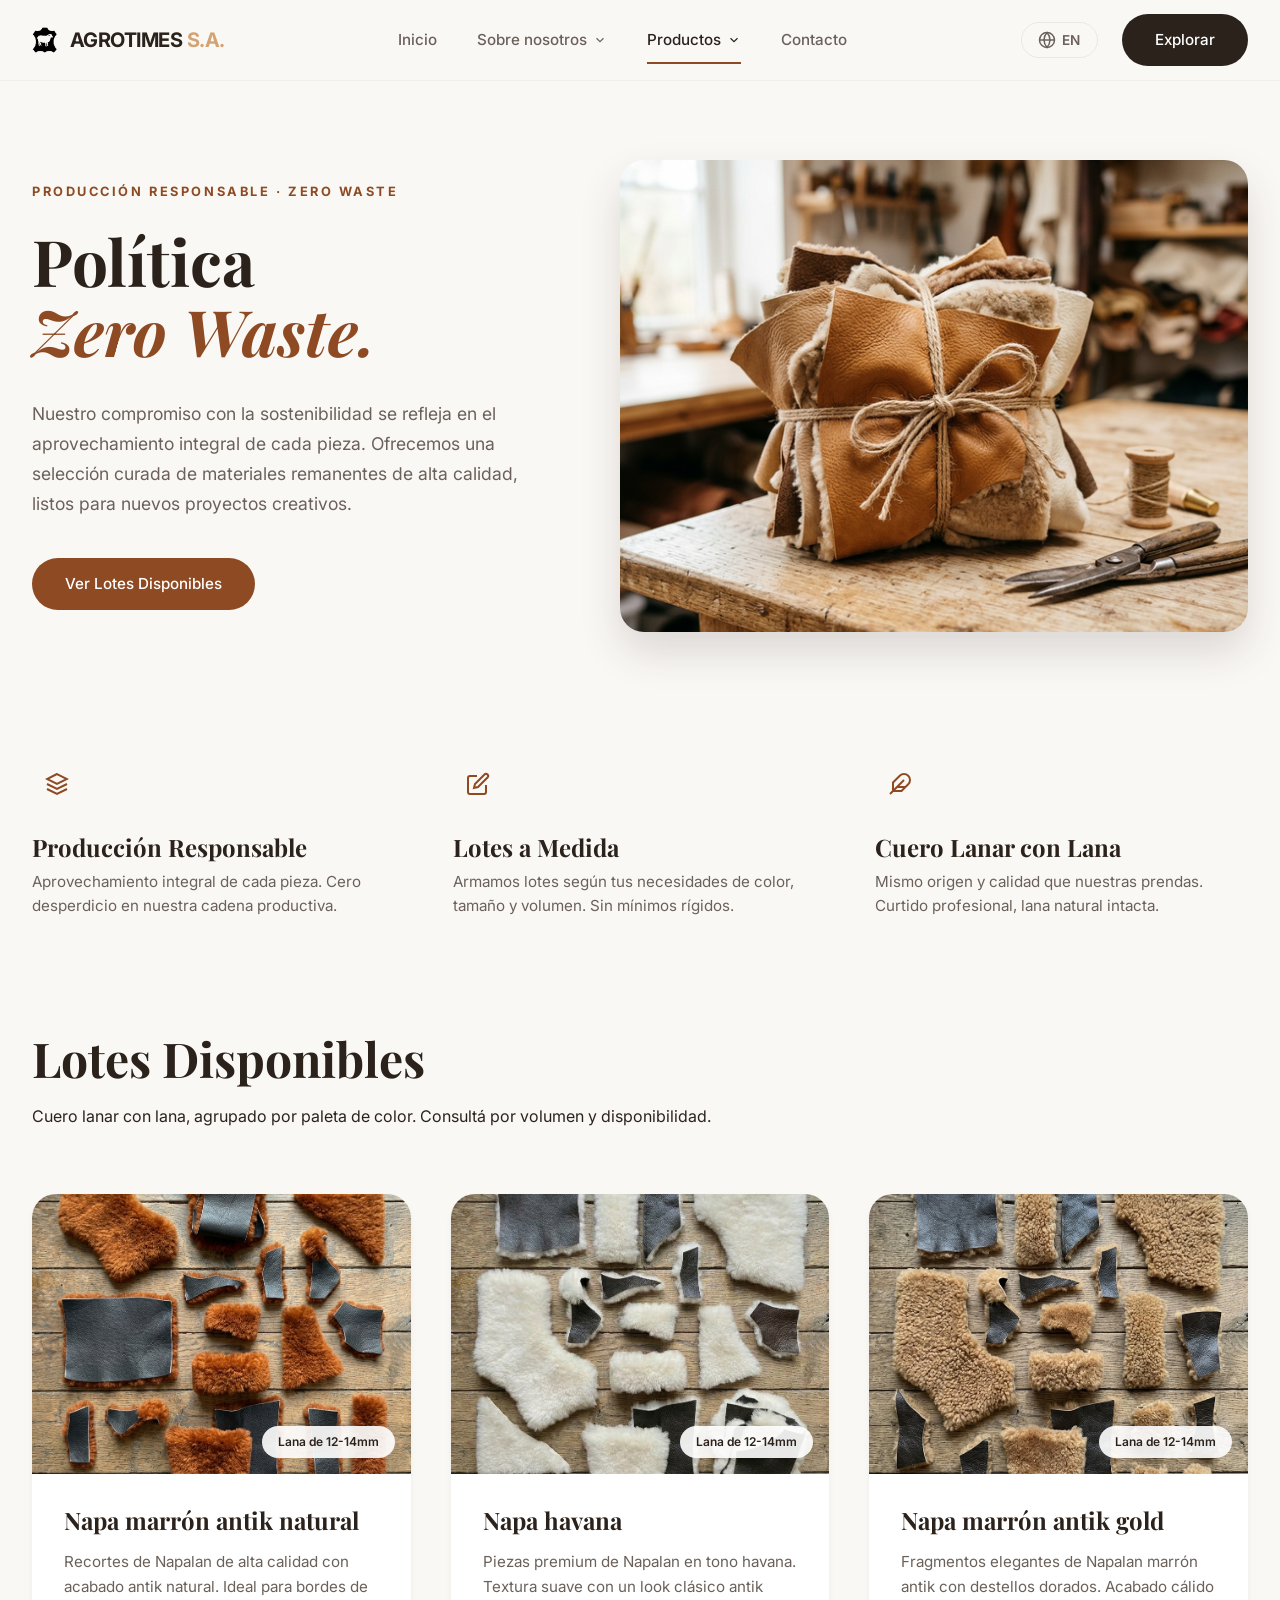
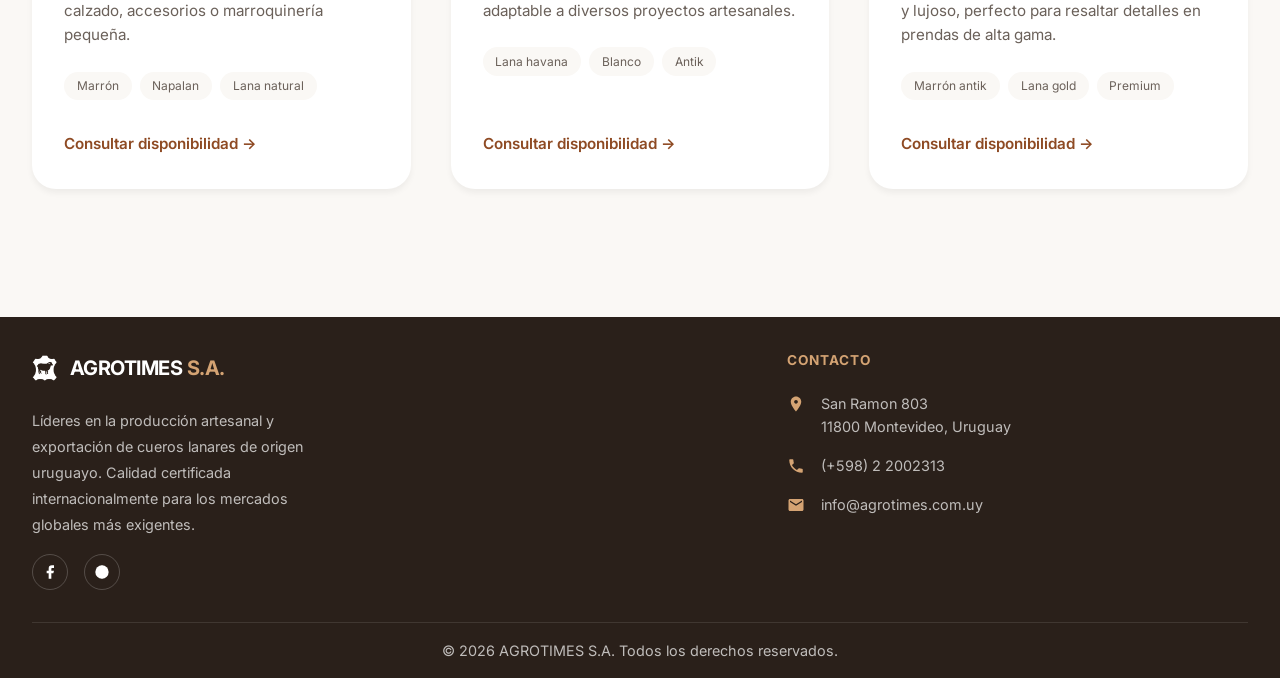
<file: zero-waste.html>
<!DOCTYPE html>
<html lang="es">

<head>
    <meta charset="UTF-8">
    <meta name="viewport" content="width=device-width, initial-scale=1.0">
    <link rel="icon" href="assets/images/logoVec.png" type="image/png" media="(prefers-color-scheme: light)">
    <link rel="icon" href="assets/images/logoVecInvertido.png" type="image/png" media="(prefers-color-scheme: dark)">
    <title data-i18n="nav_zero_waste">Zero Waste | Agrotimes S.A.</title>
    <link rel="stylesheet" href="css/styles.css">
    <style>
        /* Specific styles for Zero Waste page */
        .zw-hero {
            padding: 4rem 0;
            display: flex;
            align-items: center;
            min-height: 70vh;
            background-color: var(--bg-color);
        }

        .zw-hero-grid {
            display: grid;
            grid-template-columns: 1fr 1.2fr;
            gap: 4rem;
            align-items: center;
        }

        .zw-hero-content {
            max-width: 600px;
        }

        .zw-hero-badge {
            font-size: 0.8rem;
            letter-spacing: 0.2em;
            text-transform: uppercase;
            color: var(--primary-color);
            margin-bottom: 1.5rem;
            font-weight: 700;
        }

        .zw-hero h1 {
            font-size: clamp(2.5rem, 5vw, 4rem);
            margin-bottom: 2rem;
            line-height: 1.1;
        }

        .zw-hero p {
            font-size: 1.1rem;
            color: var(--gray-text);
            margin-bottom: 2.5rem;
            line-height: 1.7;
        }

        .zw-hero-image-wrapper {
            border-radius: 1.5rem;
            overflow: hidden;
            box-shadow: var(--shadow-lg);
            aspect-ratio: 4/3;
        }

        .zw-hero-image-wrapper img {
            width: 100%;
            height: 100%;
            object-fit: cover;
        }

        /* Features Section */
        .zw-features {
            padding: 3rem 0;
            background-color: var(--bg-color);
        }

        .zw-features-grid {
            display: grid;
            grid-template-columns: repeat(3, 1fr);
            gap: 3rem;
        }

        .zw-feature-card {
            display: flex;
            flex-direction: column;
            gap: 1.5rem;
        }

        .zw-feature-icon {
            width: 50px;
            height: 50px;
            background-color: var(--bg-color);
            border-radius: 50%;
            display: flex;
            align-items: center;
            justify-content: center;
            color: var(--primary-color);
        }

        .zw-feature-card h3 {
            font-size: 1.5rem;
            margin-bottom: 0.5rem;
        }

        .zw-feature-card p {
            color: var(--gray-text);
            font-size: 0.95rem;
            line-height: 1.6;
        }

        /* Lots Section */
        .zw-lots {
            padding: 4rem 0 8rem;
            background-color: var(--bg-color);
        }

        .zw-section-header {
            margin-bottom: 4rem;
        }

        .zw-section-header h2 {
            font-size: 3rem;
            margin-bottom: 1rem;
        }

        .zw-lots-grid {
            display: grid;
            grid-template-columns: repeat(3, 1fr);
            gap: 2.5rem;
        }

        .zw-lot-card {
            background: var(--white);
            border-radius: 1.5rem;
            overflow: hidden;
            box-shadow: var(--shadow-sm);
            transition: var(--transition);
            display: flex;
            flex-direction: column;
        }

        .zw-lot-card:hover {
            transform: translateY(-10px);
            box-shadow: var(--shadow-md);
        }

        .zw-lot-image {
            position: relative;
            height: 280px;
            overflow: hidden;
        }

        .zw-lot-image img {
            width: 100%;
            height: 100%;
            object-fit: cover;
        }

        .zw-lot-badge {
            position: absolute;
            bottom: 1rem;
            right: 1rem;
            background: rgba(255, 255, 255, 0.9);
            padding: 0.4rem 1rem;
            border-radius: 50px;
            font-size: 0.75rem;
            font-weight: 600;
            color: var(--text-color);
        }

        .zw-lot-content {
            padding: 2rem;
            flex-grow: 1;
            display: flex;
            flex-direction: column;
        }

        .zw-lot-content h3 {
            font-size: 1.5rem;
            margin-bottom: 1rem;
        }

        .zw-lot-content p {
            color: var(--gray-text);
            font-size: 0.95rem;
            margin-bottom: 1.5rem;
            line-height: 1.6;
        }

        .zw-lot-tags {
            display: flex;
            flex-wrap: wrap;
            gap: 0.5rem;
            margin-bottom: 2rem;
        }

        .zw-lot-tag {
            background-color: var(--bg-color);
            padding: 0.3rem 0.8rem;
            border-radius: 50px;
            font-size: 0.75rem;
            color: var(--gray-text);
        }

        .zw-lot-link {
            margin-top: auto;
            color: var(--primary-color);
            font-weight: 600;
            display: inline-flex;
            align-items: center;
            gap: 0.5rem;
            font-size: 0.95rem;
        }

        @media (max-width: 1024px) {

            .zw-hero-grid,
            .zw-features-grid,
            .zw-lots-grid {
                grid-template-columns: 1fr;
            }

            .zw-hero-grid {
                text-align: center;
            }

            .zw-hero-content {
                margin: 0 auto;
            }
        }
    </style>
</head>

<body>

    <!-- Header & Navigation -->
    <header>
        <nav class="container">
            <div class="logo-container">
                <a href="index.html" style="display: flex; align-items: center; gap: 0.8rem;">
                    <img src="assets/images/logo.png" alt="Agrotimes Icon" class="logo-img">
                    <div class="logo-text">AGROTIMES <span>S.A.</span></div>
                </a>
            </div>

            <ul class="nav-links">
                <li><a href="index.html" data-i18n="nav_inicio">Inicio</a></li>
                <li class="dropdown">
                    <a href="#">
                        <span data-i18n="nav_sobre_nosotros">Sobre nosotros</span>
                        <svg class="dropdown-icon" viewBox="0 0 24 24" fill="none" stroke="currentColor"
                            stroke-width="2">
                            <polyline points="6 9 12 15 18 9"></polyline>
                        </svg>
                    </a>
                    <ul class="dropdown-menu">
                        <li>
                            <a href="quienes-somos.html">
                                <div class="dropdown-item-icon">
                                    <svg width="20" height="20" viewBox="0 0 24 24" fill="none" stroke="currentColor"
                                        stroke-width="2">
                                        <path d="M17 21v-2a4 4 0 0 0-4-4H5a4 4 0 0 0-4 4v2" />
                                        <circle cx="9" cy="7" r="4" />
                                        <path d="M23 21v-2a4 4 0 0 0-3-3.87" />
                                        <path d="M16 3.13a4 4 0 0 1 0 7.75" />
                                    </svg>
                                </div>
                                <div class="dropdown-item-content">
                                    <span class="dropdown-item-title" data-i18n="nav_quienes">Nuestra Empresa</span>
                                    <span class="dropdown-item-desc" data-i18n="nav_quienes_desc">Nuestra historia y
                                        compromiso con la excelencia.</span>
                                </div>
                            </a>
                        </li>
                        <li>
                            <a href="cueros.html">
                                <div class="dropdown-item-icon">
                                    <svg width="20" height="20" viewBox="0 0 24 24" fill="none" stroke="currentColor"
                                        stroke-width="2">
                                        <path d="M14 2H6a2 2 0 0 0-2 2v16a2 2 0 0 0 2 2h12a2 2 0 0 0 2-2V8z" />
                                        <polyline points="14 2 14 8 20 8" />
                                        <line x1="16" y1="13" x2="8" y2="13" />
                                        <line x1="16" y1="17" x2="8" y2="17" />
                                        <polyline points="10 9 9 9 8 9" />
                                    </svg>
                                </div>
                                <div class="dropdown-item-content">
                                    <span class="dropdown-item-title" data-i18n="nav_proceso">Nuestro Proceso</span>
                                    <span class="dropdown-item-desc" data-i18n="nav_proceso_desc">Conozca nuestro arte
                                        del curtido tradicional.</span>
                                </div>
                            </a>
                        </li>
                    </ul>
                </li>
                <li class="dropdown">
                    <a href="productos.html" class="active">
                        <span data-i18n="nav_productos">Productos</span>
                        <svg class="dropdown-icon" viewBox="0 0 24 24" fill="none" stroke="currentColor"
                            stroke-width="2">
                            <polyline points="6 9 12 15 18 9"></polyline>
                        </svg>
                    </a>
                    <ul class="dropdown-menu">
                        <li>
                            <a href="productos.html">
                                <div class="dropdown-item-icon">
                                    <svg width="20" height="20" viewBox="0 0 24 24" fill="none" stroke="currentColor"
                                        stroke-width="2">
                                        <path d="M6 2L3 6v14a2 2 0 0 0 2 2h14a2 2 0 0 0 2-2V6l-3-4Z" />
                                        <path d="M3 6h18" />
                                        <path d="M16 10a4 4 0 0 1-8 0" />
                                    </svg>
                                </div>
                                <div class="dropdown-item-content">
                                    <span class="dropdown-item-title" data-i18n="nav_catalogo">Catálogo</span>
                                    <span class="dropdown-item-desc" data-i18n="nav_catalogo_desc">Descubra nuestra
                                        colección premium de prendas y accesorios.</span>
                                </div>
                            </a>
                        </li>
                        <li>
                            <a href="zero-waste.html">
                                <div class="dropdown-item-icon">
                                    <svg width="20" height="20" viewBox="0 0 24 24" fill="none" stroke="currentColor"
                                        stroke-width="2">
                                        <path
                                            d="M21 16V8a2 2 0 0 0-1-1.73l-7-4a2 2 0 0 0-2 0l-7 4A2 2 0 0 0 3 8v8a2 2 0 0 0 1 1.73l7 4a2 2 0 0 0 2 0l7-4A2 2 0 0 0 21 16z" />
                                        <polyline points="3.29 7 12 12 20.71 7" />
                                        <line x1="12" y1="22" x2="12" y2="12" />
                                    </svg>
                                </div>
                                <div class="dropdown-item-content">
                                    <span class="dropdown-item-title" data-i18n="nav_remanentes">Remanentes</span>
                                    <span class="dropdown-item-desc" data-i18n="nav_remanentes_desc">Aproveche
                                        materiales de alta calidad en lotes exclusivos.</span>
                                </div>
                            </a>
                        </li>
                    </ul>
                </li>
                <li><a href="contacto.html" data-i18n="nav_contacto">Contacto</a></li>
            </ul>

            <div class="nav-actions">
                <button id="lang-switch" class="lang-btn" onclick="toggleLanguage()" title="Switch to English">
                    <svg width="18" height="18" viewBox="0 0 24 24" fill="none" stroke="currentColor" stroke-width="2">
                        <circle cx="12" cy="12" r="10" />
                        <line x1="2" y1="12" x2="22" y2="12" />
                        <path
                            d="M12 2a15.3 15.3 0 0 1 4 10 15.3 15.3 0 0 1-4 10 15.3 15.3 0 0 1-4-10 15.3 15.3 0 0 1 4-10z" />
                    </svg>
                    <span>EN</span>
                </button>
                <a href="productos.html" class="btn btn-primary" data-i18n="nav_explorar">Explorar</a>
                <button id="menu-toggle" class="menu-toggle" onclick="toggleMobileMenu()" aria-label="Menu">
                    <span></span>
                    <span></span>
                    <span></span>
                </button>
            </div>
        </nav>
    </header>

    <!-- Mobile Navigation Overlay -->
    <div id="mobile-nav" class="mobile-nav">
        <div class="mobile-nav-content">
            <ul class="mobile-nav-links">
                <li><a href="index.html" data-i18n="nav_inicio">Inicio</a></li>
                <li><a href="quienes-somos.html" data-i18n="nav_quienes">¿Quiénes Somos?</a></li>
                <li><a href="cueros.html" data-i18n="nav_proceso">Nuestro Proceso</a></li>
                <li><a href="productos.html" data-i18n="nav_productos">Productos</a></li>
                <li><a href="contacto.html" data-i18n="nav_contacto">Contacto</a></li>
            </ul>
            <div class="mobile-nav-actions">
                <button class="lang-btn" onclick="toggleLanguage()">
                    <svg width="18" height="18" viewBox="0 0 24 24" fill="none" stroke="currentColor" stroke-width="2">
                        <circle cx="12" cy="12" r="10" />
                        <line x1="2" y1="12" x2="22" y2="12" />
                        <path
                            d="M12 2a15.3 15.3 0 0 1 4 10 15.3 15.3 0 0 1-4 10 15.3 15.3 0 0 1-4-10 15.3 15.3 0 0 1 4-10z" />
                    </svg>
                    <span>EN</span>
                </button>
                <a href="productos.html" class="btn btn-primary" data-i18n="nav_explorar">Explorar</a>
            </div>
        </div>
    </div>

    <!-- Hero Section -->
    <section class="zw-hero">
        <div class="container zw-hero-grid">
            <div class="zw-hero-content">
                <div class="zw-hero-badge">PRODUCCIÓN RESPONSABLE · ZERO WASTE</div>
                <h1 data-i18n="zw_hero_title" data-i18n-html>Materia Prima.<br> Selección de Taller.</h1>
                <p data-i18n="zw_hero_desc">Recortes de cuero lanar con lana de primera calidad, disponibles por lote y
                    agrupados por paleta de color. Ideal para fabricantes, artesanos y proyectos a escala.</p>
                <div class="hero-buttons">
                    <a href="#lotes" class="btn btn-primary-alt" data-i18n="zw_hero_btn_lotes">Ver Lotes Disponibles</a>
                </div>
            </div>
            <div class="zw-hero-image">
                <div class="zw-hero-image-wrapper">
                    <img src="assets/images/zero_waste_hero.png" alt="Recortes de Cuero premium">
                </div>
            </div>
        </div>
    </section>

    <!-- Features Section -->
    <section class="zw-features">
        <div class="container zw-features-grid">
            <!-- Feature 1 -->
            <div class="zw-feature-card">
                <div class="zw-feature-icon">
                    <svg width="24" height="24" viewBox="0 0 24 24" fill="none" stroke="currentColor" stroke-width="2">
                        <path d="M12 2L2 7l10 5 10-5-10-5zM2 17l10 5 10-5M2 12l10 5 10-5" />
                    </svg>
                </div>
                <div>
                    <h3 data-i18n="zw_feat1_title">Producción Responsable</h3>
                    <p data-i18n="zw_feat1_desc">Aprovechamiento integral de cada pieza. Cero desperdicio en nuestra
                        cadena productiva.</p>
                </div>
            </div>
            <!-- Feature 2 -->
            <div class="zw-feature-card">
                <div class="zw-feature-icon">
                    <svg width="24" height="24" viewBox="0 0 24 24" fill="none" stroke="currentColor" stroke-width="2">
                        <path d="M11 4H4a2 2 0 0 0-2 2v14a2 2 0 0 0 2 2h14a2 2 0 0 0 2-2v-7" />
                        <path d="M18.5 2.5a2.121 2.121 0 0 1 3 3L12 15l-4 1 1-4 9.5-9.5z" />
                    </svg>
                </div>
                <div>
                    <h3 data-i18n="zw_feat2_title">Lotes a Medida</h3>
                    <p data-i18n="zw_feat2_desc">Armamos lotes según tus necesidades de color, tamaño y volumen. Sin
                        mínimos rígidos.</p>
                </div>
            </div>
            <!-- Feature 3 -->
            <div class="zw-feature-card">
                <div class="zw-feature-icon">
                    <svg width="24" height="24" viewBox="0 0 24 24" fill="none" stroke="currentColor" stroke-width="2">
                        <path d="M20.24 12.24a6 6 0 0 0-8.49-8.49L5 10.5V19h8.5z" />
                        <line x1="16" y1="8" x2="2" y2="22" />
                        <line x1="17.5" y1="15" x2="9" y2="15" />
                    </svg>
                </div>
                <div>
                    <h3 data-i18n="zw_feat3_title">Cuero Lanar con Lana</h3>
                    <p data-i18n="zw_feat3_desc">Mismo origen y calidad que nuestras prendas. Curtido profesional, lana
                        natural intacta.</p>
                </div>
            </div>
        </div>
    </section>

    <!-- Available Lots Section -->
    <section id="lotes" class="zw-lots">
        <div class="container">
            <div class="zw-section-header">
                <h2 data-i18n="zw_lots_title">Lotes Disponibles</h2>
                <p data-i18n="zw_lots_desc">Cuero lanar con lana, agrupado por paleta de color. Consultá por volumen y
                    disponibilidad.</p>
            </div>

            <div class="zw-lots-grid">
                <!-- Lot 1: Tonos Tierra -->
                <div class="zw-lot-card">
                    <div class="zw-lot-image">
                        <img src="assets/images/prototpio marron natura.png" alt="Lote Tonos Tierra">
                        <span class="zw-lot-badge" data-i18n="zw_lot1_badge">Lana de 12-14mm</span>
                    </div>
                    <div class="zw-lot-content">
                        <h3 data-i18n="zw_lot1_title">Napalan marrón antik natural</h3>
                        <p data-i18n="zw_lot1_desc">arreglar.</p>
                        <div class="zw-lot-tags" data-i18n="zw_lot1_tags" data-i18n-html>
                            <span class="zw-lot-tag">Marrón</span>
                            <span class="zw-lot-tag">Napalan</span>
                            <span class="zw-lot-tag">Lana natural</span>
                        </div>
                        <a href="contacto.html"
                            class="zw-lot-link" data-lot-title-key="zw_lot1_title" data-i18n="zw_consultar_disponibilidad">Consultar disponibilidad →</a>
                    </div>
                </div>

                <!-- Lot 2: Monocromo -->
                <div class="zw-lot-card">
                    <div class="zw-lot-image">
                        <img src="assets/images/recorte blanco prototipo.png" alt="Lote Monocromo">
                        <span class="zw-lot-badge" data-i18n="zw_lot2_badge">Lana de 12-14mm</span>
                    </div>
                    <div class="zw-lot-content">
                        <h3 data-i18n="zw_lot2_title">Napalan antik havana</h3>
                        <p data-i18n="zw_lot2_desc">arreglar.</p>
                        <div class="zw-lot-tags" data-i18n="zw_lot2_tags" data-i18n-html>
                            <span class="zw-lot-tag">Lana havana</span>
                            <span class="zw-lot-tag">Blanco</span>
                            <span class="zw-lot-tag">Antik</span>
                        </div>
                        <a href="contacto.html"
                            class="zw-lot-link" data-lot-title-key="zw_lot2_title" data-i18n="zw_consultar_disponibilidad">Consultar disponibilidad →</a>
                    </div>
                </div>

                <!-- Lot 3: Paleta Mixta -->
                <div class="zw-lot-card">
                    <div class="zw-lot-image">
                        <img src="assets/images/recortes prototipo.png" alt="Lote Paleta Mixta">
                        <span class="zw-lot-badge" data-i18n="zw_lot3_badge">Marrón Antik</span>
                    </div>
                    <div class="zw-lot-content">
                        <h3 data-i18n="zw_lot3_title">Napalan marrón antik gold</h3>
                        <p data-i18n="zw_lot3_desc">arreglar.</p>
                        <div class="zw-lot-tags" data-i18n="zw_lot3_tags" data-i18n-html>
                            <span class="zw-lot-tag">Marrón antik</span>
                            <span class="zw-lot-tag">Lana gold</span>
                        </div>
                        <a href="contacto.html"
                            class="zw-lot-link" data-lot-title-key="zw_lot3_title" data-i18n="zw_consultar_disponibilidad">Consultar disponibilidad →</a>
                    </div>
                </div>
            </div>
        </div>
    </section>

    <!-- Footer -->
    <footer>
        <div class="container">
            <div class="footer-top">
                <!-- Brand Column -->
                <div class="footer-column">
                    <div class="logo-container footer-logo">
                        <img src="assets/images/logo.png" alt="Agrotimes Icon" class="logo-img">
                        <div class="logo-text">AGROTIMES <span>S.A.</span></div>
                    </div>
                    <p class="footer-desc" data-i18n="footer_desc">Líderes en la producción artesanal y exportación de
                        cueros lanares de origen
                        uruguayo. Calidad certificada internacionalmente para los mercados globales más exigentes.</p>
                    <div class="footer-social-links">
                        <a href="#" class="footer-social-link"><svg width="16" height="16" viewBox="0 0 24 24"
                                fill="currentColor">
                                <path d="M18 2h-3a5 5 0 00-5 5v3H7v4h3v8h4v-8h3l1-4h-4V7a1 1 0 011-1h3z"></path>
                            </svg></a>
                        <a href="#" class="footer-social-link"><svg width="16" height="16" viewBox="0 0 24 24"
                                fill="currentColor">
                                <circle cx="12" cy="12" r="10"></circle>
                                <line x1="2" y1="12" x2="22" y2="12"></line>
                                <path
                                    d="M12 2a15.3 15.3 0 0 1 4 10 15.3 15.3 0 0 1-4 10 15.3 15.3 0 0 1-4-10 15.3 15.3 0 0 1 4-10z">
                                </path>
                            </svg></a>
                    </div>
                </div>

                <!-- Contact Column -->
                <div class="footer-column">
                    <h4 data-i18n="footer_contacto">CONTACTO</h4>
                    <div class="contact-item">
                        <svg viewBox="0 0 24 24">
                            <path
                                d="M12 2C8.13 2 5 5.13 5 9c0 5.25 7 13 7 13s7-7.75 7-13c0-3.87-3.13-7-7-7zm0 9.5c-1.38 0-2.5-1.12-2.5-2.5s1.12-2.5 2.5-2.5 2.5 1.12 2.5 2.5-1.12 2.5-2.5 2.5z" />
                        </svg>
                        <a href="https://www.google.com/maps?cid=11407827468349068774" target="_blank"
                            style="color: inherit; text-decoration: none;">San Ramon 803<br>11800 Montevideo,
                            Uruguay</a>
                    </div>
                    <div class="contact-item">
                        <svg viewBox="0 0 24 24">
                            <path
                                d="M6.62 10.79c1.44 2.83 3.76 5.14 6.59 6.59l2.2-2.2c.27-.27.67-.36 1.02-.24 1.12.37 2.33.57 3.57.57.55 0 1 .45 1 1V20c0 .55-.45 1-1 1-9.39 0-17-7.61-17-17 0-.55.45-1 1-1h3.5c.55 0 1 .45 1 1 0 1.25.2 2.45.57 3.57.11.35.03.74-.25 1.02l-2.2 2.2z" />
                        </svg>
                        <a href="tel:+59822002313" style="color: inherit; text-decoration: none;">(+598) 2 2002313</a>
                    </div>
                    <div class="contact-item">
                        <svg viewBox="0 0 24 24">
                            <path
                                d="M20 4H4c-1.1 0-1.99.9-1.99 2L2 18c0 1.1.9 2 2 2h16c1.1 0 2-.9 2-2V6c0-1.1-.9-2-2-2zm0 4l-8 5-8-5V6l8 5 8-5v2z" />
                        </svg>
                        <a href="mailto:info@agrotimes.com.uy"
                            style="color: inherit; text-decoration: none;">info@agrotimes.com.uy</a>
                    </div>
                </div>
            </div>

            <div class="footer-bottom">
                <div data-i18n="footer_copyright">&copy; 2026 AGROTIMES S.A. Todos los derechos reservados.</div>
            </div>
        </div>
    </footer>
    <script src="js/main.js"></script>
    <script src="js/i18n.js"></script>
</body>

</html>
</file>
<file: css/styles.css>
@import url('https://fonts.googleapis.com/css2?family=Inter:wght@300;400;500;600&family=Playfair+Display:wght@400;600;700&display=swap');

:root {
    /* Color Palette */
    --bg-color: #FAF8F5;
    --text-color: #2C221C;
    --primary-color: #8E4A23;
    /* Bordeaux / Cognac */
    --secondary-color: #D4A373;
    /* Gold */
    --footer-bg: #2A201A;
    --white: #FFFFFF;
    --gray-light: #EBE6E0;
    --gray-text: #6B615A;

    /* Typography */
    --font-heading: 'Playfair Display', serif;
    --font-body: 'Inter', sans-serif;

    /* Transitions & Shadows */
    --transition: all 0.3s cubic-bezier(0.25, 0.8, 0.25, 1);
    --shadow-sm: 0 4px 6px rgba(0, 0, 0, 0.05);
    --shadow-md: 0 10px 30px rgba(0, 0, 0, 0.08);
    --shadow-lg: 0 20px 40px rgba(44, 34, 28, 0.15);
}

/* Base Reset */
* {
    margin: 0;
    padding: 0;
    box-sizing: border-box;
}

body {
    font-family: var(--font-body);
    background-color: var(--bg-color);
    color: var(--text-color);
    line-height: 1.6;
    overflow-x: hidden;
}

h1,
h2,
h3,
h4,
h5,
h6 {
    font-family: var(--font-heading);
    font-weight: 700;
    line-height: 1.2;
    color: var(--text-color);
}

a {
    text-decoration: none;
    color: inherit;
    transition: var(--transition);
}

ul {
    list-style: none;
}

img {
    max-width: 100%;
    display: block;
}

/* Utilities */
.container {
    width: 100%;
    max-width: 1280px;
    margin: 0 auto;
    padding: 0 2rem;
}

.btn {
    display: inline-flex;
    align-items: center;
    justify-content: center;
    padding: 0.8rem 2rem;
    border-radius: 50px;
    font-weight: 500;
    font-size: 0.95rem;
    cursor: pointer;
    transition: var(--transition);
    border: 1px solid transparent;
}

.btn-primary {
    background-color: var(--text-color);
    color: var(--white);
}

.btn-primary:hover {
    background-color: var(--primary-color);
    transform: translateY(-2px);
    box-shadow: var(--shadow-md);
}

.btn-outline {
    background-color: transparent;
    border-color: var(--text-color);
    color: var(--text-color);
}

.btn-outline:hover {
    background-color: var(--text-color);
    color: var(--white);
}

.btn-primary-alt {
    background-color: var(--primary-color);
    color: var(--white);
}

.btn-primary-alt:hover {
    background-color: #7A3D1A;
    transform: translateY(-2px);
    box-shadow: var(--shadow-md);
}

/* Navbar */
body>header {
    position: sticky;
    top: 0;
    left: 0;
    width: 100%;
    z-index: 1000;
    background: rgba(250, 248, 245, 0.9);
    backdrop-filter: blur(10px);
    border-bottom: 1px solid rgba(44, 34, 28, 0.05);
    transition: var(--transition);
}

nav.container {
    display: flex;
    justify-content: space-between;
    align-items: center;
    height: 80px;
}

.logo-container {
    display: flex;
    align-items: center;
    gap: 0.8rem;
    font-family: var(--font-body);
    font-weight: 700;
    font-size: 1.25rem;
    letter-spacing: -0.5px;
}

.logo-icon {
    width: 40px;
    height: 40px;
    background-color: var(--primary-color);
    border-radius: 8px;
    display: flex;
    align-items: center;
    justify-content: center;
    color: var(--white);
}

.logo-icon svg {
    width: 20px;
    height: 20px;
    fill: currentColor;
}

/* Custom Image Logo using Wrapper and Filters */
.logo-img {
    height: 32px;
    /* Fixed height for consistency */
    width: auto;
    object-fit: contain;
    /* Use filters to make the shape absolutely black */
    filter: brightness(0) saturate(100%);
    display: block;
}

.footer-logo .logo-img {
    /* Invert to white for the dark footer */
    filter: brightness(0) saturate(100%) invert(1);
}

.logo-text span {
    color: var(--secondary-color);
}

.nav-links {
    display: flex;
    gap: 2.5rem;
}

.nav-links a {
    font-size: 0.95rem;
    font-weight: 500;
    color: var(--gray-text);
    position: relative;
    padding: 0.5rem 0;
    display: flex;
    align-items: center;
    gap: 0.4rem;
}

/* Dropdown Menu Styles */
.nav-links li.dropdown {
    position: relative;
}

.nav-links .dropdown-menu {
    position: absolute;
    top: 100%;
    left: 50%;
    transform: translateX(-50%) translateY(10px);
    background: var(--white);
    min-width: 280px;
    padding: 0.75rem;
    border-radius: 12px;
    box-shadow: var(--shadow-lg);
    opacity: 0;
    visibility: hidden;
    transition: var(--transition);
    border: 1px solid rgba(44, 34, 28, 0.08);
    z-index: 1000;
    display: flex;
    flex-direction: column;
    gap: 0.25rem;
}

.nav-links li.dropdown:hover .dropdown-menu {
    opacity: 1;
    visibility: visible;
    transform: translateX(-50%) translateY(0);
}

.dropdown-menu li {
    width: 100%;
}

.dropdown-menu a {
    display: flex !important;
    align-items: flex-start !important;
    gap: 1rem !important;
    padding: 1rem !important;
    border-radius: 8px !important;
    transition: var(--transition) !important;
    text-align: left !important;
}

.dropdown-menu a:hover {
    background-color: rgba(142, 74, 35, 0.05) !important;
}

.dropdown-menu a::after {
    display: none !important;
}

.dropdown-item-icon {
    flex-shrink: 0;
    width: 24px;
    height: 24px;
    display: flex;
    align-items: center;
    justify-content: center;
    color: var(--primary-color);
}

.dropdown-item-icon svg {
    width: 22px;
    height: 22px;
}

.dropdown-item-content {
    display: flex;
    flex-direction: column;
    gap: 0.15rem;
}

.dropdown-item-title {
    font-family: var(--font-heading);
    font-weight: 700;
    font-size: 1rem;
    color: var(--text-color);
    line-height: 1.2;
}

.dropdown-item-desc {
    font-size: 0.8rem;
    color: var(--gray-text);
    line-height: 1.4;
    font-weight: 400;
}

.dropdown-icon {
    width: 14px;
    height: 14px;
    transition: transform 0.3s ease;
}

li.dropdown:hover .dropdown-icon {
    transform: rotate(180deg);
}

/* Hamburger Menu Toggle */
.menu-toggle {
    display: none;
    flex-direction: column;
    justify-content: space-between;
    width: 24px;
    height: 18px;
    background: transparent;
    border: none;
    cursor: pointer;
    z-index: 1001;
    padding: 0;
}

.menu-toggle span {
    width: 100%;
    height: 2px;
    background-color: var(--text-color);
    border-radius: 4px;
    transition: var(--transition);
}

.menu-toggle.active span:nth-child(1) {
    transform: translateY(8px) rotate(45deg);
}

.menu-toggle.active span:nth-child(2) {
    opacity: 0;
}

.menu-toggle.active span:nth-child(3) {
    transform: translateY(-8px) rotate(-45deg);
}

/* Mobile Nav Overlay */
.mobile-nav {
    position: fixed;
    top: 0;
    right: -100%;
    width: 100%;
    height: 100vh;
    background: var(--bg-color);
    z-index: 1000;
    transition: 0.4s cubic-bezier(0.77, 0, 0.175, 1);
    display: flex;
    align-items: center;
    justify-content: center;
    padding: 2rem;
}

.mobile-nav.active {
    right: 0;
}

.mobile-nav-links {
    display: flex;
    flex-direction: column;
    gap: 2rem;
    text-align: center;
}

.mobile-nav-links a {
    font-family: var(--font-heading);
    font-size: 2.25rem;
    font-weight: 600;
    color: var(--text-color);
}

.mobile-nav-links a.active {
    color: var(--primary-color);
}

.mobile-nav-content {
    display: flex;
    flex-direction: column;
    align-items: center;
    gap: 4rem;
}

.mobile-nav-actions {
    display: flex;
    flex-direction: column;
    align-items: center;
    gap: 1.5rem;
    width: 100%;
}

.mobile-nav-actions .lang-btn {
    display: flex !important;
    /* Force visibility in mobile menu */
    background: var(--white);
    border: 1px solid var(--gray-light);
    padding: 0.8rem 1.5rem;
    border-radius: 50px;
    font-size: 1rem;
}

.mobile-nav-actions .btn-primary {
    display: flex !important;
    /* Force visibility in mobile menu */
    width: 100%;
    max-width: 250px;
}

.nav-links a:hover,
.nav-links a.active {
    color: var(--text-color);
}

.nav-links a::after {
    content: '';
    position: absolute;
    bottom: -4px;
    left: 0;
    width: 0;
    height: 2px;
    background-color: var(--primary-color);
    transition: var(--transition);
}

.nav-links a:hover::after,
.nav-links a.active::after {
    width: 100%;
}

.nav-actions {
    display: flex;
    align-items: center;
    gap: 1.5rem;
}

/* Hero Section */
.hero {
    position: relative;
    min-height: 85vh;
    width: 100%;
    overflow: hidden;
    background-color: var(--bg-color);
    display: flex;
    align-items: center;
}

.hero-bg {
    position: absolute;
    top: 0;
    bottom: 0;
    left: 25%;
    width: 75%;
    opacity: 0.4;
    background: url('../assets/images/hero_bg.jpg') center/cover no-repeat;
}

.hero-overlay {
    position: absolute;
    inset: 0;
    background: linear-gradient(to right, rgba(250, 248, 245, 0.95) 30%, rgba(250, 248, 245, 0.2) 100%);
}

.hero-content {
    position: relative;
    max-width: 800px;
    z-index: 10;
    animation: fadeInUp 1s ease forwards;
}

.badge {
    display: inline-block;
    padding: 0.25rem 1rem;
    border-radius: 50px;
    border: 1px solid rgba(142, 74, 35, 0.2);
    color: var(--primary-color);
    font-size: 0.75rem;
    font-weight: 700;
    letter-spacing: 0.2em;
    text-transform: uppercase;
    margin-bottom: 2rem;
    background: rgba(142, 74, 35, 0.05);
}

.hero h1 {
    font-size: clamp(3rem, 5vw, 4.5rem);
    margin-bottom: 1.5rem;
    letter-spacing: -0.02em;
    line-height: 1.1;
    font-weight: 900;
}

.hero h1 span {
    color: var(--primary-color);
    font-style: italic;
}

.hero p {
    font-size: 1.125rem;
    color: rgba(44, 34, 28, 0.7);
    margin-bottom: 2.5rem;
    max-width: 600px;
    font-weight: 500;
    line-height: 1.625;
}

.hero-buttons {
    display: flex;
    flex-wrap: wrap;
    gap: 1rem;
}

.btn-large {
    padding: 1rem 2rem;
    font-size: 1.125rem;
    border-radius: 0.5rem;
}

/* Herencia Familiar Section */
.heritage-section {
    padding: 6rem 0 4rem;
    background-color: var(--bg-color);
}

.heritage-grid {
    display: grid;
    grid-template-columns: 5fr 7fr;
    gap: 4rem;
    align-items: center;
}

.heritage-content .badge {
    border: none;
    padding: 0;
    background: none;
    margin-bottom: 1rem;
    color: var(--secondary-color);
    letter-spacing: 0.1em;
}

.heritage-content h2 {
    font-size: clamp(2.5rem, 4vw, 3.5rem);
    margin-bottom: 2rem;
    line-height: 1.1;
    font-weight: 900;
}

.heritage-content p {
    color: rgba(44, 34, 28, 0.7);
    font-size: 1.125rem;
    margin-bottom: 2rem;
    font-weight: 500;
}

.heritage-stats {
    display: flex;
    gap: 2rem;
    padding-top: 1rem;
}

.stat-item h3 {
    font-size: 3rem;
    color: var(--primary-color);
    font-family: var(--font-body);
    font-weight: 900;
    line-height: 1;
    margin-bottom: 0.25rem;
}

.stat-item p {
    font-size: 0.75rem;
    text-transform: uppercase;
    letter-spacing: 0.05em;
    color: rgba(44, 34, 28, 0.5);
    font-weight: 700;
    margin: 0;
}

.heritage-image {
    position: relative;
}

.heritage-image-wrapper {
    position: relative;
    border-radius: 1rem;
    overflow: hidden;
    box-shadow: var(--shadow-lg);
    aspect-ratio: 4/3;
    border: 1px solid rgba(44, 34, 28, 0.05);
}

.heritage-image-wrapper img {
    width: 100%;
    height: 100%;
    object-fit: cover;
    transition: transform 0.5s ease;
}

/* Gallery section used in cueros.html for full‑width variants image */
.cueros-gallery {
    margin: 0 0 4rem;
    text-align: center;
    position: relative;
    --current-tone-h: 2.5rem;
}

.cueros-gallery h2 {
    font-size: 2rem;
    margin-bottom: 1.5rem;
    color: var(--text-color);
}

.cueros-gallery .gallery-image-wrapper {
    display: inline-block;
    width: 100%;
    max-width: 1280px;
    margin-top: var(--current-tone-h);
}

.cueros-gallery img {
    width: 100%;
    border-radius: 1rem;
    box-shadow: var(--shadow-md);
    border: 1px solid rgba(44, 34, 28, 0.05);
}

/* tonalidad overlay */
.cueros-gallery .gallery-image-wrapper {
    position: relative;
}

.cueros-gallery .tone-overlay {
    position: absolute;
    top: 0;
    left: 0;
    right: 0;
    bottom: 0;
    pointer-events: none;
    /* allow image clicks if needed */
}

.cueros-gallery .tone {
    position: absolute;
    top: 0;
    bottom: 0;
    cursor: pointer;
    pointer-events: auto;
    /* enable hover */
}

.cueros-gallery .tone:hover {
    /* removed overlay color per user request */
    background: transparent;
}

.cueros-gallery .tone::after {
    content: attr(data-name);
    position: absolute;
    top: 100%;
    left: 50%;
    transform: translateX(-50%) translateY(0.25rem);
    background: var(--text-color);
    color: var(--white);
    padding: 0.25rem 0.5rem;
    font-size: 0.85rem;
    white-space: nowrap;
    opacity: 0;
    transition: opacity 0.2s;
    pointer-events: none;
    border-radius: 0.25rem;
}

.cueros-gallery .tone:hover::after {
    opacity: 1;
}

/* color-dot buttons under the gallery */
.cueros-gallery .tone-buttons {
    display: flex;
    justify-content: center;
    flex-wrap: wrap;
    gap: 1rem;
    margin-top: 1.5rem;
}

.cueros-gallery .tone-btn {
    width: 2rem;
    height: 2rem;
    border-radius: 50%;
    cursor: pointer;
    position: relative;
    transition: var(--transition);
    border: 2px solid transparent;
}

.cueros-gallery .tone-btn:hover,
.cueros-gallery .tone-btn.active {
    border-color: var(--primary-color);
    transform: scale(1.1);
}

.cueros-gallery .tone-btn::after {
    content: attr(data-name);
    position: absolute;
    top: -1.5rem;
    left: 50%;
    transform: translateX(-50%);
    background: var(--text-color);
    color: var(--white);
    padding: 0.2rem 0.4rem;
    font-size: 0.75rem;
    opacity: 0;
    white-space: nowrap;
    transition: opacity 0.2s;
}

.cueros-gallery .tone-btn:hover::after {
    opacity: 1;
}

.current-tone {
    position: absolute;
    top: 0;
    left: 0;
    right: 0;
    height: var(--current-tone-h);
    display: flex;
    align-items: center;
    justify-content: center;
    pointer-events: none;
    z-index: 6;
    margin: 0;
    font-size: 1.25rem;
    font-weight: 600;
    color: var(--primary-color);
}

.page-header-cueros {
    text-align: center;
}

.page-header-cueros h1 {
    font-size: clamp(2rem, 4vw, 2.8rem);
    margin-bottom: 1.5rem;
    line-height: 1.2;
    font-weight: 700;
}

/* taller workshop section - full width */
.workshop-section {
    padding: 2rem 0 2rem 0;
    background-color: var(--bg-color);
    margin-top: 2rem;
}

.workshop-grid {
    display: grid;
    grid-template-columns: 1fr 1.3fr;
    gap: 4rem;
    align-items: center;
}

.workshop-content h2 {
    font-size: clamp(2rem, 4vw, 2.8rem);
    margin-bottom: 1.5rem;
    line-height: 1.2;
    font-weight: 700;
}

.workshop-content p {
    color: rgba(44, 34, 28, 0.7);
    font-size: 1rem;
    line-height: 1.7;
}

.workshop-image-wrapper {
    position: relative;
    border-radius: 1.5rem;
    overflow: hidden;
    aspect-ratio: 16/10;
    border: 1px solid rgba(44, 34, 28, 0.05);
}

.workshop-image-wrapper img {
    width: 100%;
    height: 100%;
    object-fit: cover;
}

/* Workshop card specific styles to match prototype */
.processes-subtitle {
    text-transform: uppercase;
    letter-spacing: 0.35em;
    color: var(--secondary-color);
    font-weight: 700;
    font-size: 0.78rem;
    margin-bottom: 0.75rem;
}

.workshop-title {
    font-family: var(--font-heading);
    font-size: clamp(2.2rem, 4vw, 3.2rem);
    margin: 0 0 1rem 0;
    line-height: 1.05;
    color: var(--text-color);
}

.workshop-lead {
    color: rgba(44, 34, 28, 0.7);
    font-size: 1.05rem;
    margin-bottom: 2rem;
    font-weight: 500;
}

.process-list {
    display: flex;
    gap: 2.5rem;
    align-items: flex-start;
    margin-top: 1.5rem;
}

.process-item {
    display: flex;
    gap: 1rem;
    align-items: center;
}

.process-icon {
    width: 48px;
    height: 48px;
    border-radius: 50%;
    display: flex;
    align-items: center;
    justify-content: center;
    background: rgba(142, 74, 35, 0.06);
    color: var(--primary-color);
    border: 1px solid rgba(142, 74, 35, 0.08);
}

.process-title {
    font-weight: 800;
    color: var(--text-color);
    font-size: 0.95rem;
}

.process-desc {
    color: var(--gray-text);
    font-size: 0.85rem;
}

@media (max-width: 880px) {
    .process-list {
        flex-direction: column;
        gap: 1rem;
    }
}

@media(max-width: 768px) {
    .workshop-grid {
        grid-template-columns: 1fr;
    }

    .workshop-section {
        padding: 4rem 0;
    }
}

.floating-quote {
    position: absolute;
    bottom: -1.5rem;
    left: -1.5rem;
    background: #f5f0e8;
    border: 1px solid rgba(44, 34, 28, 0.05);
    padding: 2rem;
    border-radius: 0.75rem;
    box-shadow: var(--shadow-lg);
    max-width: 240px;
    z-index: 10;
}

.floating-quote p {
    font-family: var(--font-body);
    font-size: 1.25rem;
    font-style: italic;
    color: var(--primary-color);
    font-weight: 900;
    line-height: 1.25;
}

/* Nuestro Proceso Section (Landing Preview) - Aligned with Heritage */
.process-preview-section {
    padding: 3rem 0;
    background-color: var(--bg-color);
}

.process-preview-grid {
    display: grid;
    grid-template-columns: 7fr 5fr;
    gap: 4rem;
    align-items: center;
}

.process-preview-image {
    position: relative;
    border-radius: 1.5rem;
    overflow: hidden;
    box-shadow: var(--shadow-lg);
    aspect-ratio: 16/10;
    border: 1px solid rgba(44, 34, 28, 0.05);
}

.process-preview-image img {
    width: 100%;
    height: 100%;
    object-fit: cover;
}

.process-preview-content {
    display: flex;
    flex-direction: column;
    justify-content: center;
    align-items: flex-start;
}

.process-preview-content .badge {
    margin-bottom: 1rem;
}

.process-preview-content h2 {
    font-size: clamp(2.5rem, 4vw, 3.5rem);
    margin-bottom: 2rem;
    line-height: 1.1;
    font-weight: 900;
}

.process-preview-content p {
    color: rgba(44, 34, 28, 0.7);
    font-size: 1.125rem;
    margin-bottom: 2.5rem;
    font-weight: 500;
}

@media (max-width: 991px) {
    .process-preview-grid {
        grid-template-columns: 1fr;
        gap: 3rem;
    }

    .process-preview-image {
        order: -1;
    }

    .process-preview-content {
        align-items: center;
        text-align: center;
    }
}

/* Categorias Premium */
.categories-section {
    padding: 6rem 0;
}

.section-header {
    display: flex;
    justify-content: space-between;
    align-items: flex-end;
    margin-bottom: 3rem;
}

.section-header h2 {
    font-size: 2.5rem;
    margin-bottom: 0.5rem;
}

.section-header p {
    color: var(--gray-text);
    max-width: 500px;
}

.link-arrow {
    font-weight: 600;
    color: var(--primary-color);
    font-size: 0.9rem;
    position: relative;
    display: inline-flex;
    align-items: center;
    gap: 0.5rem;
    text-transform: uppercase;
    letter-spacing: 1px;
}

.link-arrow:hover {
    color: var(--text-color);
    gap: 0.8rem;
}

.categories-grid {
    display: grid;
    grid-template-columns: repeat(4, 1fr);
    gap: 1.5rem;
}

.category-card {
    position: relative;
    border-radius: 16px;
    overflow: hidden;
    height: 400px;
    cursor: pointer;
    box-shadow: var(--shadow-sm);
}

.category-card img {
    width: 100%;
    height: 100%;
    object-fit: cover;
    transition: transform 0.6s cubic-bezier(0.25, 0.8, 0.25, 1);
}

.category-overlay {
    position: absolute;
    bottom: 0;
    left: 0;
    width: 100%;
    padding: 2rem;
    background: linear-gradient(to top, rgba(0, 0, 0, 0.8), transparent);
    color: var(--white);
    transition: var(--transition);
}

.category-card h3 {
    color: var(--white);
    font-size: 1.5rem;
    font-family: var(--font-body);
    transform: translateY(10px);
    transition: var(--transition);
}

.category-card:hover img {
    transform: scale(1.08);
}

.category-card:hover .category-overlay {
    padding-bottom: 2.5rem;
}

.category-card:hover h3 {
    transform: translateY(0);
}

/* Products Page specific */
.page-header {
    padding: 4rem 0;
    text-align: center;
}

.page-header h1 {
    font-size: 3.5rem;
    margin-bottom: 1rem;
}

.filters-wrapper {
    display: flex;
    justify-content: center;
    gap: 1rem;
    margin-bottom: 4rem;
}

.filter-btn {
    padding: 0.6rem 1.5rem;
    border-radius: 50px;
    border: 1px solid var(--gray-light);
    background: transparent;
    color: var(--gray-text);
    font-family: var(--font-body);
    font-size: 0.9rem;
    cursor: pointer;
    transition: var(--transition);
}

.filter-btn:hover,
.filter-btn.active {
    border-color: var(--primary-color);
    color: var(--primary-color);
}

.products-grid-catalog {
    display: grid;
    grid-template-columns: repeat(3, 1fr);
    gap: 2.5rem;
    margin-bottom: 6rem;
}

.product-item {
    position: relative;
    background: var(--white);
    border-radius: 12px;
    padding: 1rem;
    transition: var(--transition);
    border: 1px solid var(--gray-light);
    cursor: pointer;
}

.product-item:hover {
    box-shadow: var(--shadow-md);
    transform: translateY(-5px);
    border-color: var(--secondary-color);
}

.product-image {
    width: 100%;
    aspect-ratio: 4/5;
    background: #F4F4F4;
    border-radius: 8px;
    overflow: hidden;
    position: relative;
    margin-bottom: 1.5rem;
}

.product-image img {
    width: 100%;
    height: 100%;
    object-fit: cover;
    mix-blend-mode: multiply;
    transition: opacity 0.5s ease-in-out, transform 0.5s ease;
}

.product-image .primary-image {
    position: relative;
    z-index: 1;
}

.product-image .hover-image {
    position: absolute;
    top: 0;
    left: 0;
    width: 100%;
    height: 100%;
    z-index: 2;
    opacity: 0;
}

.product-item:hover .primary-image {
    opacity: 0;
    transform: scale(1.05);
}

.product-item:hover .hover-image {
    opacity: 1;
    transform: scale(1.05);
}

.like-btn {
    position: absolute;
    top: 1rem;
    right: 1rem;
    background: transparent;
    border: none;
    color: var(--gray-text);
    cursor: pointer;
    opacity: 0.6;
    transition: var(--transition);
}

.like-btn:hover {
    opacity: 1;
    color: var(--primary-color);
}

.product-info h3 {
    font-size: 1.1rem;
    font-family: var(--font-body);
    font-weight: 600;
    margin-bottom: 0.5rem;
}

.product-price {
    font-weight: 500;
    color: var(--primary-color);
}

/* Footer Section */
footer {
    background-color: var(--footer-bg);
    color: rgba(255, 255, 255, 0.7);
    padding: 2.2rem 0 1rem;
    font-size: 0.9rem;
}

.footer-top {
    display: grid;
    grid-template-columns: 1.5fr 1fr;
    gap: 4rem;
    margin-bottom: 2rem;
}

/* Language Switcher Button */
.lang-btn {
    display: inline-flex;
    align-items: center;
    gap: 0.4rem;
    padding: 0.5rem 1rem;
    border-radius: 50px;
    border: 1px solid var(--gray-light);
    background: transparent;
    color: var(--gray-text);
    font-family: var(--font-body);
    font-size: 0.85rem;
    font-weight: 600;
    cursor: pointer;
    transition: var(--transition);
    letter-spacing: 0.5px;
}

.lang-btn:hover {
    border-color: var(--primary-color);
    color: var(--primary-color);
    background: rgba(142, 74, 35, 0.05);
}

.lang-btn svg {
    flex-shrink: 0;
}

.footer-logo {
    margin-bottom: 1.5rem;
    color: var(--white);
}

.footer-desc {
    margin-bottom: 1rem;
    max-width: 300px;
    line-height: 1.8;
}

.footer-social-links {
    display: flex;
    gap: 1rem;
}

.footer-social-link {
    width: 36px;
    height: 36px;
    border-radius: 50%;
    border: 1px solid rgba(255, 255, 255, 0.2);
    display: flex;
    align-items: center;
    justify-content: center;
    color: var(--white);
}

.footer-social-link:hover {
    background-color: var(--primary-color);
    border-color: var(--primary-color);
    color: var(--white);
}

.footer-column h4 {
    color: var(--secondary-color);
    font-family: var(--font-body);
    font-size: 0.85rem;
    text-transform: uppercase;
    letter-spacing: 1px;
    margin-bottom: 1.5rem;
}

.footer-links li {
    margin-bottom: 0.8rem;
}

.footer-links a {
    color: rgba(255, 255, 255, 0.7);
}

.footer-links a:hover {
    color: var(--secondary-color);
    padding-left: 5px;
}

.contact-item {
    display: flex;
    gap: 1rem;
    margin-bottom: 1rem;
    align-items: flex-start;
}

.contact-item svg {
    width: 18px;
    height: 18px;
    fill: var(--secondary-color);
    margin-top: 3px;
    flex-shrink: 0;
}

.newsletter-form {
    display: flex;
    margin-top: 1.5rem;
}

.newsletter-form input {
    background: rgba(255, 255, 255, 0.05);
    border: 1px solid rgba(255, 255, 255, 0.1);
    padding: 0.8rem 1rem;
    color: var(--white);
    flex: 1;
    border-radius: 4px 0 0 4px;
    outline: none;
    font-family: var(--font-body);
}

.newsletter-btn {
    background: var(--primary-color);
    border: none;
    color: var(--white);
    padding: 0 1.2rem;
    border-radius: 0 4px 4px 0;
    cursor: pointer;
    transition: var(--transition);
}

.newsletter-btn:hover {
    background: #7A3D1A;
}

.footer-bottom {
    padding-top: 1rem;
    border-top: 1px solid rgba(255, 255, 255, 0.1);
    display: flex;
    justify-content: center;
    align-items: center;
}

.footer-legal-links {
    display: flex;
    gap: 1.5rem;
}

.footer-legal-links a:hover {
    color: var(--white);
}

/* Animations */
@keyframes fadeInUp {
    from {
        opacity: 0;
        transform: translateY(30px);
    }

    to {
        opacity: 1;
        transform: translateY(0);
    }
}

/* Responsive */
@media (max-width: 1024px) {
    .categories-grid {
        grid-template-columns: repeat(2, 1fr);
    }

    .heritage-grid {
        grid-template-columns: 1fr;
    }

    .heritage-image-wrapper img {
        height: 400px;
    }

    .floating-quote {
        bottom: 20px;
        left: 20px;
    }
}

@media (max-width: 768px) {
    .hero h1 {
        font-size: 3rem;
    }

    nav.container {
        height: 70px;
    }

    .logo-container {
        font-size: 1.1rem;
        gap: 0.6rem;
    }

    .logo-img {
        height: 28px;
    }

    .footer-top {
        grid-template-columns: 1fr;
    }

    .nav-links {
        display: none;
    }

    /* Hide desktop nav actions that will go into mobile menu */
    .nav-actions .btn-primary,
    .nav-actions .lang-btn {
        display: none;
    }

    .menu-toggle {
        display: flex;
    }

    .products-grid-catalog {
        grid-template-columns: repeat(2, 1fr);
        gap: 1.5rem;
    }

    /* Product Filters Mobile Scroll */
    .filters-wrapper {
        justify-content: flex-start;
        overflow-x: auto;
        white-space: nowrap;
        padding: 0 1rem 1rem;
        margin: 0 -1rem 3rem;
        -webkit-overflow-scrolling: touch;
        scrollbar-width: none;
        /* Firefox */
    }

    .filters-wrapper::-webkit-scrollbar {
        display: none;
        /* Safari and Chrome */
    }

    .filter-btn {
        flex-shrink: 0;
    }
}

@media (max-width: 480px) {
    .hero h1 {
        font-size: 2.2rem;
    }

    .logo-container {
        font-size: 1rem;
    }

    .logo-img {
        height: 24px;
    }

    .products-grid-catalog {
        grid-template-columns: 1fr;
    }

    .categories-grid {
        grid-template-columns: 1fr;
    }

    .page-header h1 {
        font-size: 2.5rem;
    }
}

/* Product Modal Styles */
.modal-overlay {
    position: fixed;
    top: 0;
    left: 0;
    width: 100%;
    height: 100%;
    background: rgba(44, 34, 28, 0.4);
    backdrop-filter: blur(8px);
    display: none;
    align-items: center;
    justify-content: center;
    z-index: 2000;
    padding: 2rem;
    opacity: 0;
    transition: opacity 0.3s ease;
}

.modal-overlay.active {
    display: flex;
    opacity: 1;
}

.modal-container {
    background: var(--bg-color);
    width: 100%;
    max-width: 1000px;
    max-height: 90vh;
    border-radius: 20px;
    display: flex;
    overflow: hidden;
    position: relative;
    box-shadow: var(--shadow-lg);
    border: 1px solid rgba(44, 34, 28, 0.05);
    transform: translateY(20px);
    transition: transform 0.4s cubic-bezier(0.25, 0.8, 0.25, 1);
}

.modal-overlay.active .modal-container {
    transform: translateY(0);
}

.modal-close {
    position: absolute;
    top: 1.5rem;
    right: 1.5rem;
    background: var(--white);
    border: 1px solid var(--gray-light);
    width: 40px;
    height: 40px;
    border-radius: 50%;
    display: flex;
    align-items: center;
    justify-content: center;
    cursor: pointer;
    z-index: 10;
    transition: var(--transition);
}

.modal-close:hover {
    background: var(--primary-color);
    color: var(--white);
    border-color: var(--primary-color);
}

.modal-gallery {
    flex: 1;
    background: #F4F4F4;
    display: flex;
    flex-direction: column;
    padding: 2rem;
    gap: 1.5rem;
}

.modal-main-image {
    width: 100%;
    aspect-ratio: 1/1;
    border-radius: 12px;
    overflow: hidden;
    background: var(--white);
}

.modal-main-image img {
    width: 100%;
    height: 100%;
    object-fit: cover;
}

.modal-thumbnails {
    display: flex;
    gap: 1rem;
    justify-content: center;
}

.thumb-item {
    width: 80px;
    height: 80px;
    border-radius: 8px;
    overflow: hidden;
    cursor: pointer;
    border: 2px solid transparent;
    transition: var(--transition);
    background: var(--white);
}

.thumb-item.active {
    border-color: var(--primary-color);
}

.thumb-item img {
    width: 100%;
    height: 100%;
    object-fit: cover;
}

.modal-details {
    flex: 1;
    padding: 4rem 3rem;
    display: flex;
    flex-direction: column;
    overflow-y: auto;
}

.modal-category {
    font-size: 0.8rem;
    text-transform: uppercase;
    letter-spacing: 0.1em;
    color: var(--primary-color);
    font-weight: 700;
    margin-bottom: 0.5rem;
}

.modal-title {
    font-size: 2.5rem;
    margin-bottom: 1.5rem;
    line-height: 1.1;
}

.modal-desc-title {
    font-size: 1rem;
    margin-bottom: 0.5rem;
    position: relative;
    padding-bottom: 0.5rem;
}

.modal-desc-title::after {
    content: '';
    position: absolute;
    bottom: 0;
    left: 0;
    width: 30px;
    height: 2px;
    background: var(--primary-color);
}

.modal-description {
    color: var(--gray-text);
    margin-bottom: 2.5rem;
    font-size: 1.05rem;
    line-height: 1.7;
}

.modal-actions {
    margin-top: auto;
    display: flex;
    gap: 1rem;
}

/* Mobile Adjustments for Modal */
@media (max-width: 768px) {
    .modal-container {
        flex-direction: column;
        max-height: 95vh;
    }

    .modal-details {
        padding: 2rem;
    }

    .modal-title {
        font-size: 1.75rem;
    }

    .modal-overlay {
        padding: 1rem;
    }
}

/* Timeline Section */
.timeline-section {
    padding: 2rem 0 2rem 0;
    background-color: var(--bg-color);
    position: relative;
}

.timeline-container {
    max-width: 900px;
    margin: 0 auto;
    position: relative;
    padding: 2rem 0;
}

.timeline-line {
    position: absolute;
    left: 50%;
    top: 0;
    bottom: 0;
    width: 1px;
    background-color: rgba(142, 74, 35, 0.2);
    transform: translateX(-50%);
}

.timeline-item {
    display: flex;
    justify-content: space-between;
    align-items: center;
    margin-bottom: 5rem;
    position: relative;
    z-index: 1;
}

.timeline-item:last-child {
    margin-bottom: 0;
}

.timeline-item.left {
    flex-direction: row;
}

.timeline-item.right {
    flex-direction: row-reverse;
}

.timeline-content {
    width: 45%;
    padding: 0 2rem;
}

.timeline-item.left .timeline-content {
    text-align: right;
}

.timeline-item.right .timeline-content {
    text-align: left;
}

.timeline-icon {
    width: 40px;
    height: 40px;
    background-color: var(--primary-color);
    color: var(--white);
    border-radius: 50%;
    display: flex;
    align-items: center;
    justify-content: center;
    position: absolute;
    left: 50%;
    transform: translateX(-50%);
    box-shadow: 0 0 0 8px var(--bg-color), 0 4px 10px rgba(142, 74, 35, 0.2);
    z-index: 2;
}

.timeline-title {
    font-family: var(--font-heading);
    font-size: 1.5rem;
    color: var(--text-color);
    margin-bottom: 0.5rem;
    font-weight: 700;
}

.timeline-desc {
    font-size: 0.95rem;
    color: var(--gray-text);
    line-height: 1.6;
}

@media (max-width: 768px) {
    .timeline-line {
        left: 24px;
        transform: none;
    }

    .timeline-item,
    .timeline-item.left,
    .timeline-item.right {
        flex-direction: row;
        justify-content: flex-start;
        margin-bottom: 3rem;
    }

    .timeline-icon {
        left: 24px;
        transform: translateX(-50%);
    }

    .timeline-content {
        width: calc(100% - 60px);
        padding-left: 1.5rem;
        padding-right: 0;
        text-align: left !important;
    }
}
</file>
